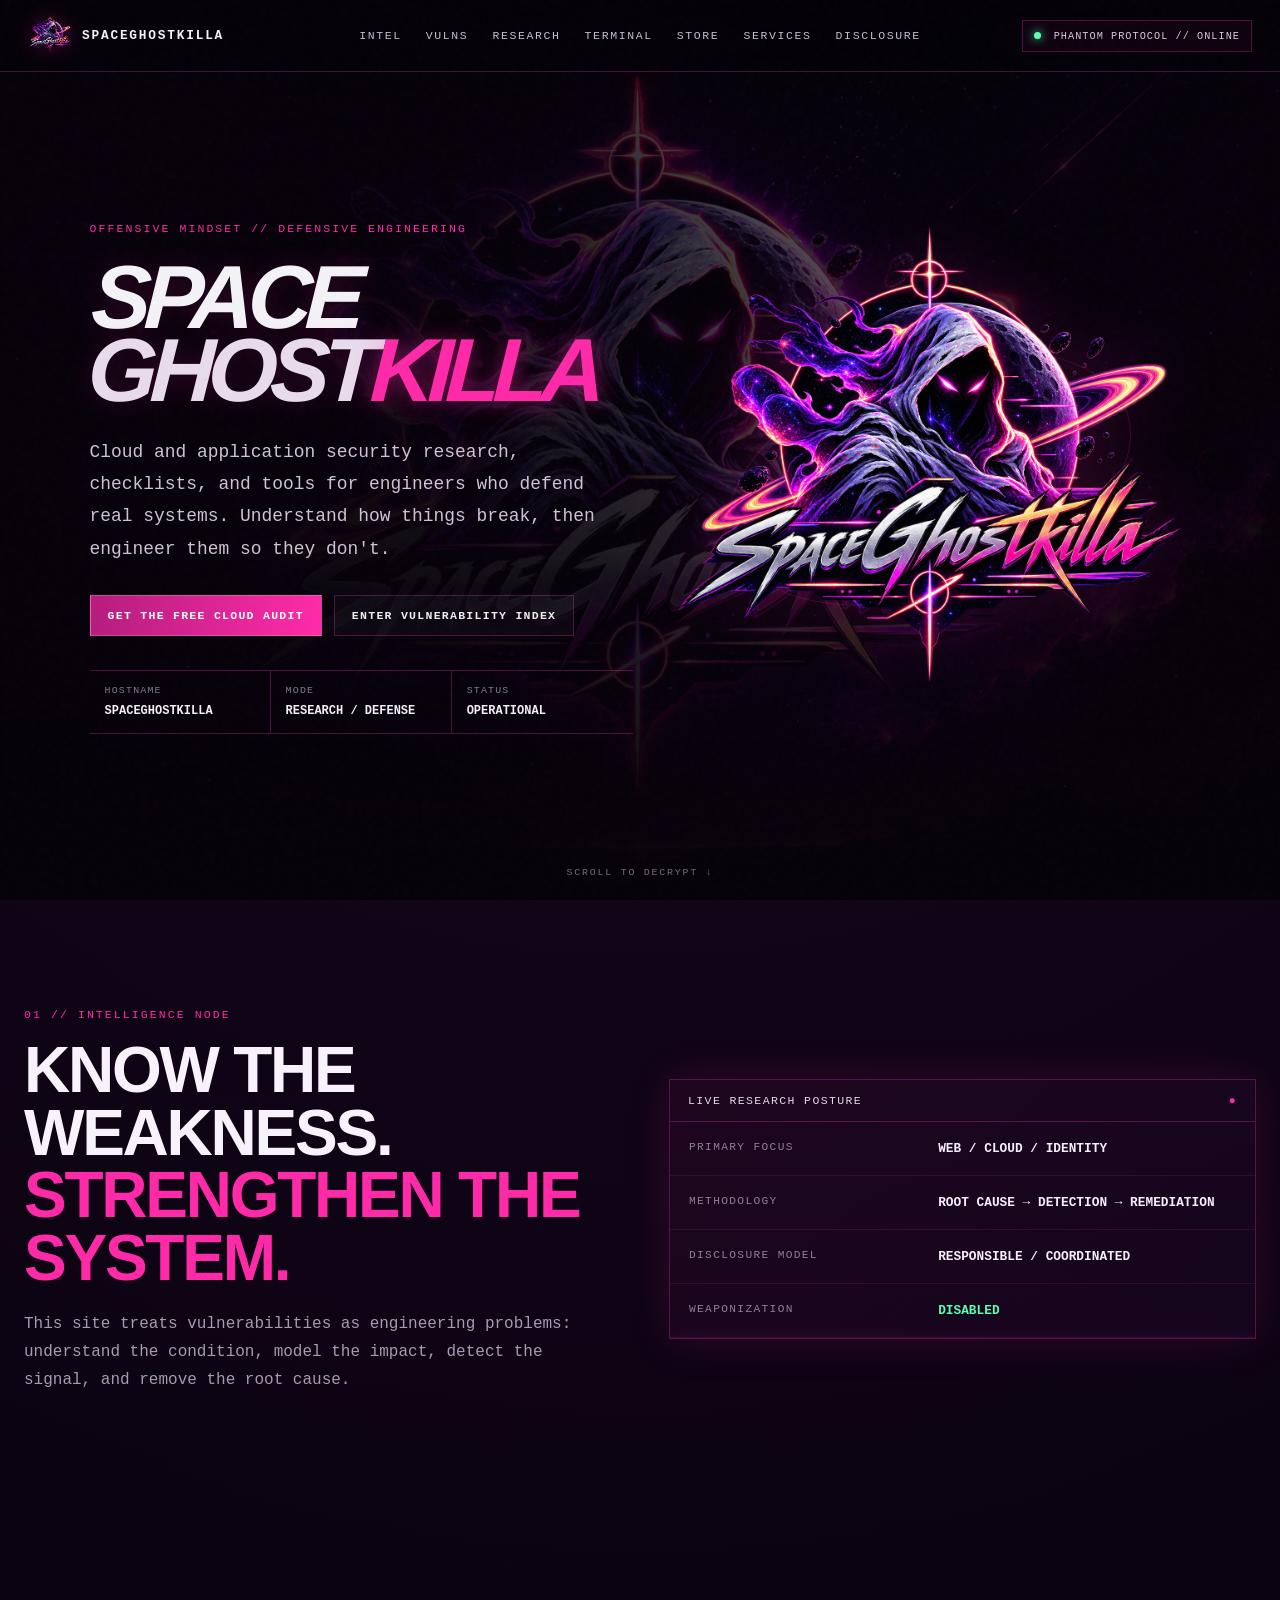
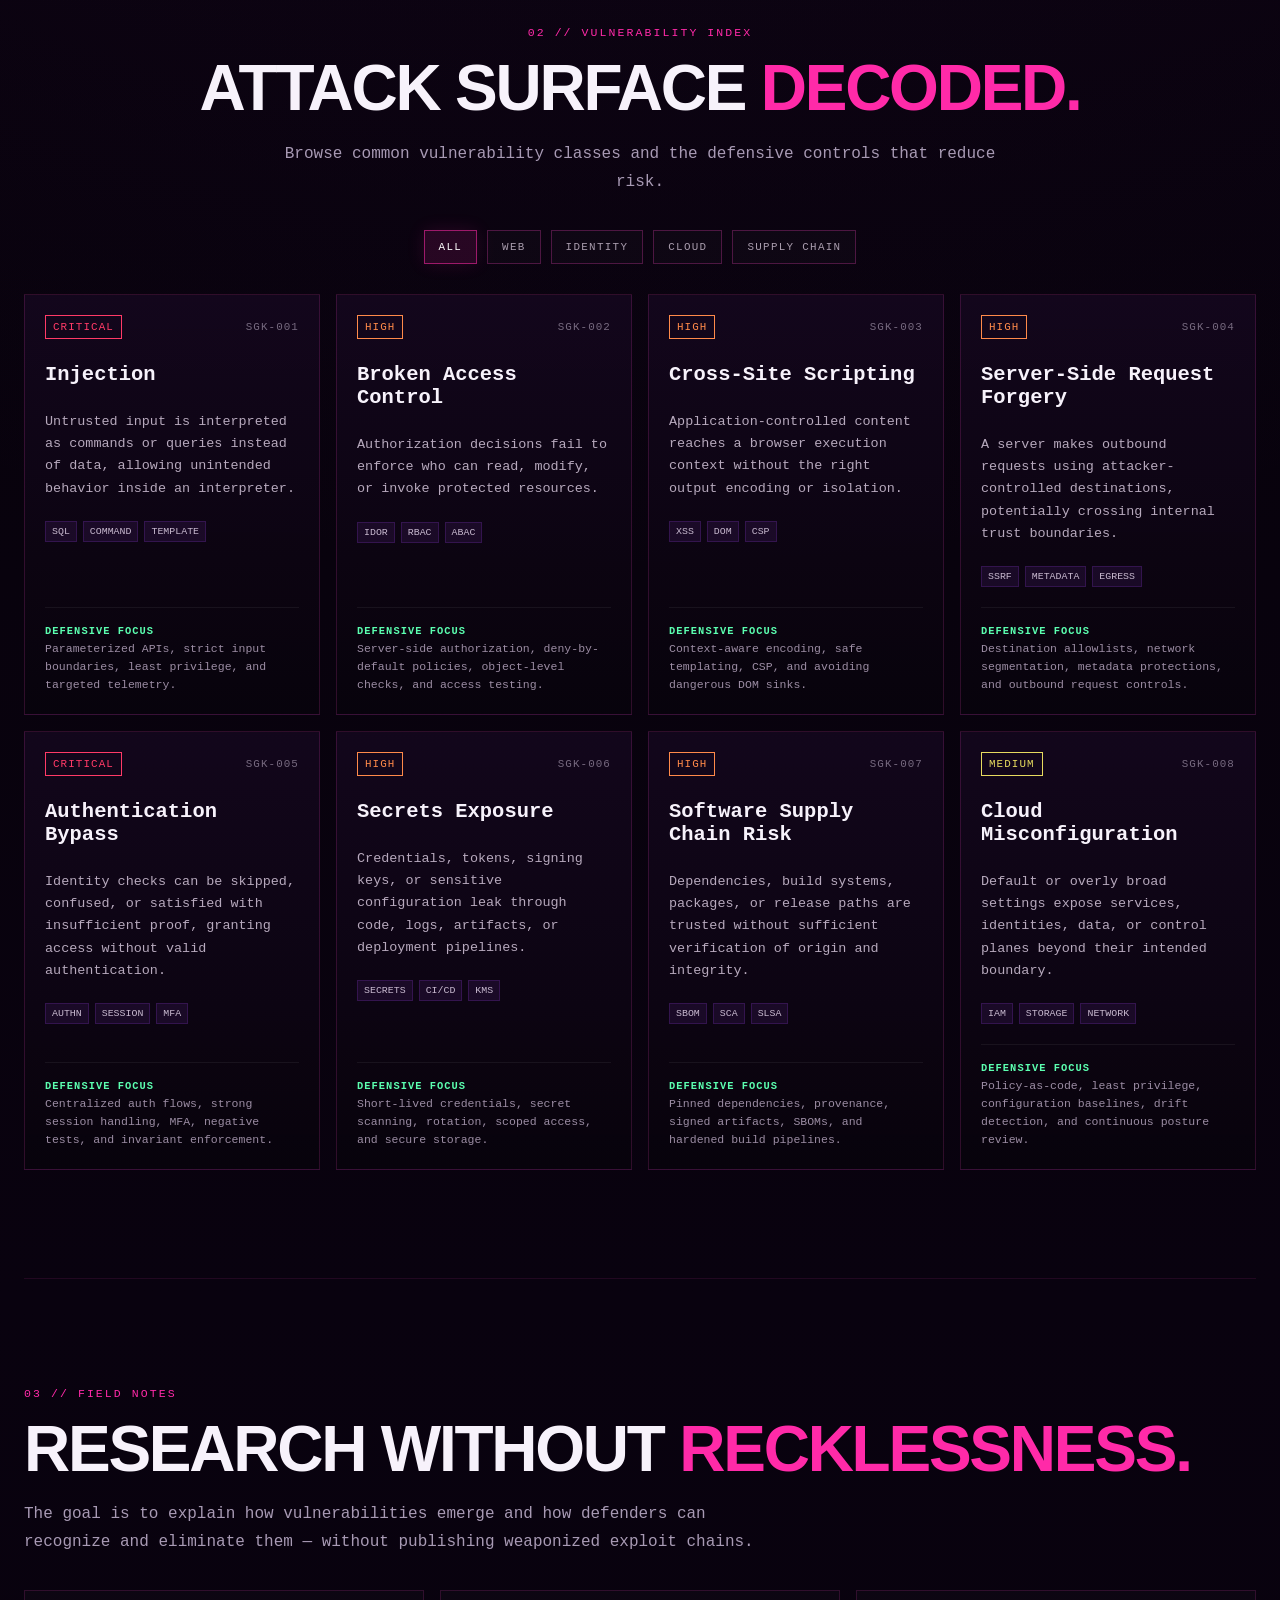
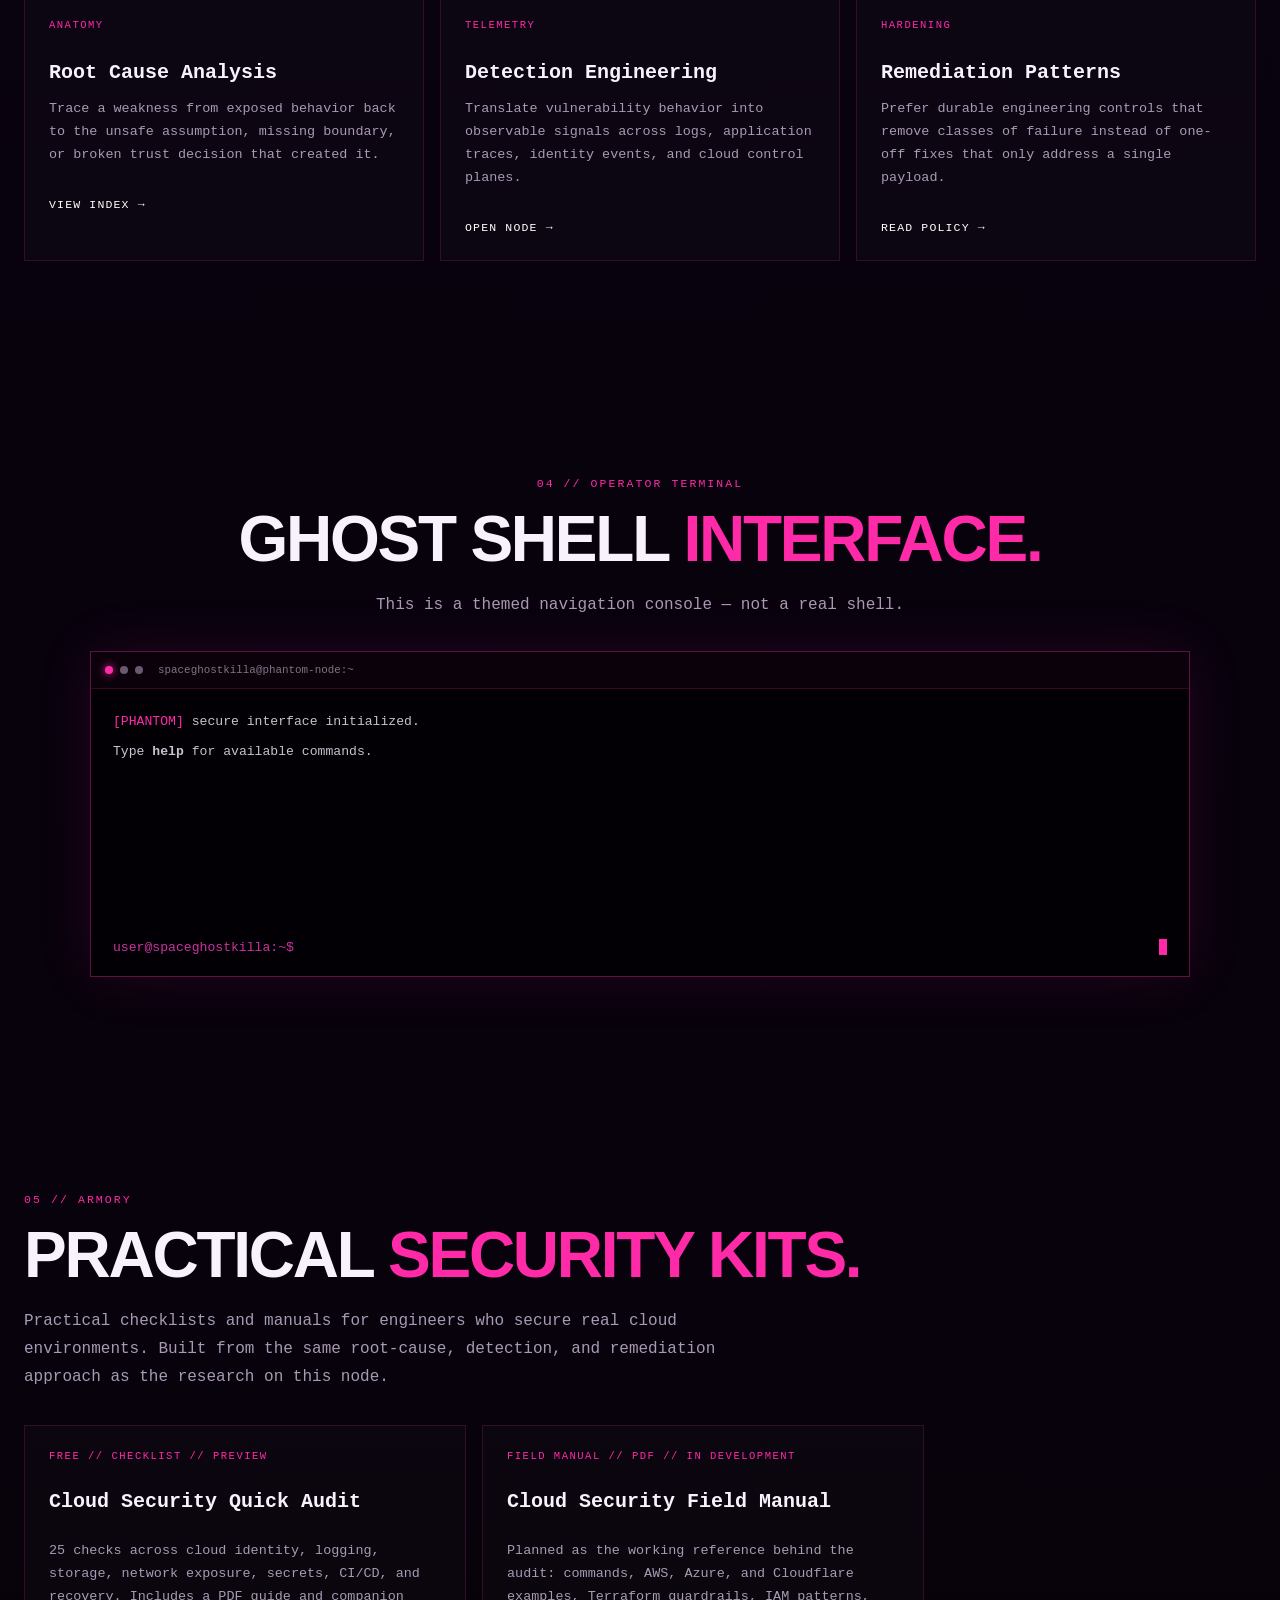
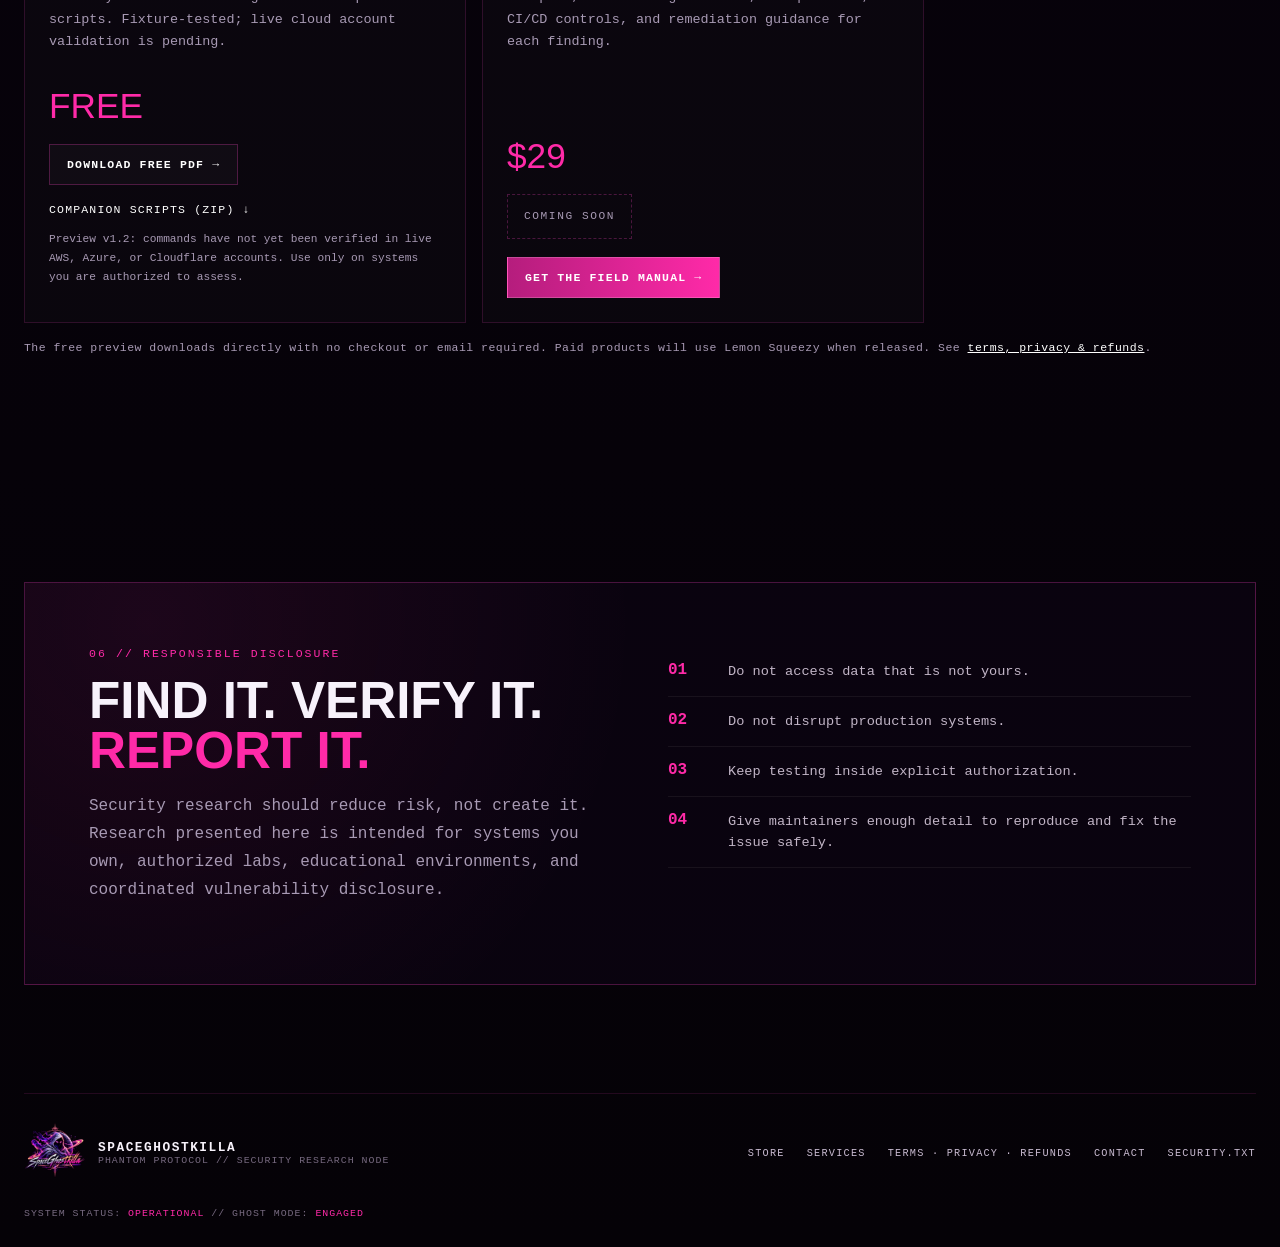
<file: index.html>
<!doctype html>
<html lang="en">
<head>
  <meta charset="utf-8" />
  <meta name="viewport" content="width=device-width, initial-scale=1" />
  <meta name="theme-color" content="#09020f" />
  <meta name="description" content="SpaceGhostkilla — offensive mindset, defensive engineering. Cloud security research, checklists, and tools for engineers who defend real systems." />
  <meta property="og:title" content="SpaceGhostkilla // Phantom Protocol" />
  <meta property="og:description" content="Security research, vulnerability intelligence, defensive engineering, and responsible disclosure." />
  <meta property="og:type" content="website" />
  <meta property="og:url" content="https://spaceghostkilla.com/" />
  <meta property="og:image" content="https://spaceghostkilla.com/assets/spaceghostkilla-wallpaper.png" />
  <meta name="twitter:card" content="summary_large_image" />
  <title>SpaceGhostkilla // Phantom Protocol</title>
  <link rel="canonical" href="https://spaceghostkilla.com/" />
  <link rel="icon" href="assets/favicon.png" type="image/png" />
  <link rel="manifest" href="site.webmanifest" />
  <link rel="stylesheet" href="styles.css" />
</head>
<body>
  <canvas id="starfield" aria-hidden="true"></canvas>
  <div class="noise" aria-hidden="true"></div>

  <header class="topbar">
    <a class="brand" href="#top" aria-label="SpaceGhostkilla home">
      <img src="assets/spaceghostkilla-emblem.png" alt="" />
      <span>SPACEGHOSTKILLA</span>
    </a>
    <button class="nav-toggle" type="button" aria-expanded="false" aria-controls="primary-nav">MENU</button>
    <nav id="primary-nav" class="nav" aria-label="Primary navigation">
      <a href="#intel">INTEL</a>
      <a href="#vulnerabilities">VULNS</a>
      <a href="#research">RESEARCH</a>
      <a href="#terminal">TERMINAL</a>
      <a href="#store">STORE</a>
      <a href="services.html">SERVICES</a>
      <a href="#disclosure">DISCLOSURE</a>
    </nav>
    <div class="status-pill"><span class="status-dot"></span> PHANTOM PROTOCOL // ONLINE</div>
  </header>

  <main id="top">
    <section class="hero">
      <div class="hero-backdrop" aria-hidden="true"></div>
      <div class="hero-grid">
        <div class="hero-copy reveal">
          <div class="eyebrow">OFFENSIVE MINDSET // DEFENSIVE ENGINEERING</div>
          <h1><span class="metal">SPACE</span><span class="ghost">GHOST</span><span class="killa">KILLA</span></h1>
          <p class="hero-lede">Cloud and application security research, checklists, and tools for engineers who defend real systems. Understand how things break, then engineer them so they don't.</p>
          <div class="hero-actions">
            <a class="btn btn-primary" href="#store">GET THE FREE CLOUD AUDIT</a>
            <a class="btn btn-ghost" href="#vulnerabilities">ENTER VULNERABILITY INDEX</a>
          </div>
          <div class="hero-meta">
            <div><span>HOSTNAME</span><strong>SPACEGHOSTKILLA</strong></div>
            <div><span>MODE</span><strong>RESEARCH / DEFENSE</strong></div>
            <div><span>STATUS</span><strong>OPERATIONAL</strong></div>
          </div>
        </div>

        <div class="hero-mark reveal delay-1">
          <div class="orbit orbit-a"></div>
          <div class="orbit orbit-b"></div>
          <img src="assets/spaceghostkilla-emblem.png" alt="SpaceGhostkilla hooded cosmic ghost emblem" />
        </div>
      </div>
      <div class="scroll-cue">SCROLL TO DECRYPT ↓</div>
    </section>

    <section id="intel" class="section section-grid">
      <div class="section-heading reveal">
        <div class="section-code">01 // INTELLIGENCE NODE</div>
        <h2>Know the weakness.<br /><span>Strengthen the system.</span></h2>
        <p>This site treats vulnerabilities as engineering problems: understand the condition, model the impact, detect the signal, and remove the root cause.</p>
      </div>
      <div class="intel-panel reveal delay-1">
        <div class="panel-header"><span>LIVE RESEARCH POSTURE</span><span class="blink">●</span></div>
        <div class="metric"><span>PRIMARY FOCUS</span><strong>WEB / CLOUD / IDENTITY</strong></div>
        <div class="metric"><span>METHODOLOGY</span><strong>ROOT CAUSE → DETECTION → REMEDIATION</strong></div>
        <div class="metric"><span>DISCLOSURE MODEL</span><strong>RESPONSIBLE / COORDINATED</strong></div>
        <div class="metric"><span>WEAPONIZATION</span><strong class="safe">DISABLED</strong></div>
        <div class="scanline"></div>
      </div>
    </section>

    <section id="vulnerabilities" class="section">
      <div class="section-heading centered reveal">
        <div class="section-code">02 // VULNERABILITY INDEX</div>
        <h2>Attack surface <span>decoded.</span></h2>
        <p>Browse common vulnerability classes and the defensive controls that reduce risk.</p>
      </div>

      <div class="filterbar reveal" role="group" aria-label="Filter vulnerability cards">
        <button class="filter active" data-filter="all">ALL</button>
        <button class="filter" data-filter="web">WEB</button>
        <button class="filter" data-filter="identity">IDENTITY</button>
        <button class="filter" data-filter="cloud">CLOUD</button>
        <button class="filter" data-filter="supply">SUPPLY CHAIN</button>
      </div>

      <div class="vuln-grid">
        <article class="vuln-card reveal" data-category="web">
          <div class="card-top"><span class="severity critical">CRITICAL</span><span>SGK-001</span></div>
          <h3>Injection</h3>
          <p>Untrusted input is interpreted as commands or queries instead of data, allowing unintended behavior inside an interpreter.</p>
          <div class="tags"><span>SQL</span><span>COMMAND</span><span>TEMPLATE</span></div>
          <div class="defense"><b>DEFENSIVE FOCUS</b><br />Parameterized APIs, strict input boundaries, least privilege, and targeted telemetry.</div>
        </article>

        <article class="vuln-card reveal delay-1" data-category="web identity">
          <div class="card-top"><span class="severity high">HIGH</span><span>SGK-002</span></div>
          <h3>Broken Access Control</h3>
          <p>Authorization decisions fail to enforce who can read, modify, or invoke protected resources.</p>
          <div class="tags"><span>IDOR</span><span>RBAC</span><span>ABAC</span></div>
          <div class="defense"><b>DEFENSIVE FOCUS</b><br />Server-side authorization, deny-by-default policies, object-level checks, and access testing.</div>
        </article>

        <article class="vuln-card reveal delay-2" data-category="web">
          <div class="card-top"><span class="severity high">HIGH</span><span>SGK-003</span></div>
          <h3>Cross-Site Scripting</h3>
          <p>Application-controlled content reaches a browser execution context without the right output encoding or isolation.</p>
          <div class="tags"><span>XSS</span><span>DOM</span><span>CSP</span></div>
          <div class="defense"><b>DEFENSIVE FOCUS</b><br />Context-aware encoding, safe templating, CSP, and avoiding dangerous DOM sinks.</div>
        </article>

        <article class="vuln-card reveal" data-category="cloud web">
          <div class="card-top"><span class="severity high">HIGH</span><span>SGK-004</span></div>
          <h3>Server-Side Request Forgery</h3>
          <p>A server makes outbound requests using attacker-controlled destinations, potentially crossing internal trust boundaries.</p>
          <div class="tags"><span>SSRF</span><span>METADATA</span><span>EGRESS</span></div>
          <div class="defense"><b>DEFENSIVE FOCUS</b><br />Destination allowlists, network segmentation, metadata protections, and outbound request controls.</div>
        </article>

        <article class="vuln-card reveal delay-1" data-category="identity">
          <div class="card-top"><span class="severity critical">CRITICAL</span><span>SGK-005</span></div>
          <h3>Authentication Bypass</h3>
          <p>Identity checks can be skipped, confused, or satisfied with insufficient proof, granting access without valid authentication.</p>
          <div class="tags"><span>AUTHN</span><span>SESSION</span><span>MFA</span></div>
          <div class="defense"><b>DEFENSIVE FOCUS</b><br />Centralized auth flows, strong session handling, MFA, negative tests, and invariant enforcement.</div>
        </article>

        <article class="vuln-card reveal delay-2" data-category="cloud supply">
          <div class="card-top"><span class="severity high">HIGH</span><span>SGK-006</span></div>
          <h3>Secrets Exposure</h3>
          <p>Credentials, tokens, signing keys, or sensitive configuration leak through code, logs, artifacts, or deployment pipelines.</p>
          <div class="tags"><span>SECRETS</span><span>CI/CD</span><span>KMS</span></div>
          <div class="defense"><b>DEFENSIVE FOCUS</b><br />Short-lived credentials, secret scanning, rotation, scoped access, and secure storage.</div>
        </article>

        <article class="vuln-card reveal" data-category="supply">
          <div class="card-top"><span class="severity high">HIGH</span><span>SGK-007</span></div>
          <h3>Software Supply Chain Risk</h3>
          <p>Dependencies, build systems, packages, or release paths are trusted without sufficient verification of origin and integrity.</p>
          <div class="tags"><span>SBOM</span><span>SCA</span><span>SLSA</span></div>
          <div class="defense"><b>DEFENSIVE FOCUS</b><br />Pinned dependencies, provenance, signed artifacts, SBOMs, and hardened build pipelines.</div>
        </article>

        <article class="vuln-card reveal delay-1" data-category="cloud identity">
          <div class="card-top"><span class="severity medium">MEDIUM</span><span>SGK-008</span></div>
          <h3>Cloud Misconfiguration</h3>
          <p>Default or overly broad settings expose services, identities, data, or control planes beyond their intended boundary.</p>
          <div class="tags"><span>IAM</span><span>STORAGE</span><span>NETWORK</span></div>
          <div class="defense"><b>DEFENSIVE FOCUS</b><br />Policy-as-code, least privilege, configuration baselines, drift detection, and continuous posture review.</div>
        </article>
      </div>
    </section>

    <section id="research" class="section research-section">
      <div class="section-heading reveal">
        <div class="section-code">03 // FIELD NOTES</div>
        <h2>Research without <span>recklessness.</span></h2>
        <p>The goal is to explain how vulnerabilities emerge and how defenders can recognize and eliminate them — without publishing weaponized exploit chains.</p>
      </div>
      <div class="research-grid">
        <article class="research-card reveal delay-1">
          <span>ANATOMY</span>
          <h3>Root Cause Analysis</h3>
          <p>Trace a weakness from exposed behavior back to the unsafe assumption, missing boundary, or broken trust decision that created it.</p>
          <a href="#vulnerabilities">VIEW INDEX →</a>
        </article>
        <article class="research-card reveal delay-2">
          <span>TELEMETRY</span>
          <h3>Detection Engineering</h3>
          <p>Translate vulnerability behavior into observable signals across logs, application traces, identity events, and cloud control planes.</p>
          <a href="#terminal">OPEN NODE →</a>
        </article>
        <article class="research-card reveal">
          <span>HARDENING</span>
          <h3>Remediation Patterns</h3>
          <p>Prefer durable engineering controls that remove classes of failure instead of one-off fixes that only address a single payload.</p>
          <a href="#disclosure">READ POLICY →</a>
        </article>
      </div>
    </section>

    <section id="terminal" class="section terminal-section">
      <div class="section-heading centered reveal">
        <div class="section-code">04 // OPERATOR TERMINAL</div>
        <h2>Ghost shell <span>interface.</span></h2>
        <p>This is a themed navigation console — not a real shell.</p>
      </div>
      <div class="terminal reveal">
        <div class="terminal-bar">
          <span class="term-dot"></span><span class="term-dot"></span><span class="term-dot"></span>
          <span class="term-title">spaceghostkilla@phantom-node:~</span>
        </div>
        <div id="terminal-output" class="terminal-output" aria-live="polite">
          <p><span class="prompt">[PHANTOM]</span> secure interface initialized.</p>
          <p>Type <b>help</b> for available commands.</p>
        </div>
        <form id="terminal-form" class="terminal-input-row" autocomplete="off">
          <label for="terminal-input">user@spaceghostkilla:~$</label>
          <input id="terminal-input" name="command" spellcheck="false" aria-label="Terminal command" />
          <span class="cursor-block" aria-hidden="true"></span>
        </form>
      </div>
    </section>

    <section id="store" class="section store-section">
      <div class="section-heading reveal">
        <div class="section-code">05 // ARMORY</div>
        <h2>Practical <span>security kits.</span></h2>
        <p>Practical checklists and manuals for engineers who secure real cloud environments. Built from the same root-cause, detection, and remediation approach as the research on this node.</p>
      </div>
      <div class="research-grid store-grid">
        <article class="research-card product-card reveal delay-1">
          <span>FREE // CHECKLIST // PREVIEW</span>
          <h3>Cloud Security Quick Audit</h3>
          <p>25 checks across cloud identity, logging, storage, network exposure, secrets, CI/CD, and recovery. Includes a PDF guide and companion scripts. Fixture-tested; live cloud account validation is pending.</p>
          <div class="price">FREE</div>
          <div class="download-actions">
            <a class="btn btn-ghost" href="assets/downloads/SpaceGhostKilla-Cloud-Security-Quick-Audit-v1.2.pdf" download>DOWNLOAD FREE PDF →</a>
            <a class="download-secondary" href="assets/downloads/sgk-quick-audit-v1.2.zip" download>COMPANION SCRIPTS (ZIP) ↓</a>
          </div>
          <p class="preview-note">Preview v1.2: commands have not yet been verified in live AWS, Azure, or Cloudflare accounts. Use only on systems you are authorized to assess.</p>
        </article>
        <article class="research-card product-card reveal delay-2">
          <span>FIELD MANUAL // PDF // IN DEVELOPMENT</span>
          <h3>Cloud Security Field Manual</h3>
          <p>Planned as the working reference behind the audit: commands, AWS, Azure, and Cloudflare examples, Terraform guardrails, IAM patterns, CI/CD controls, and remediation guidance for each finding.</p>
          <div class="price">$29</div>
          <p class="release-state" data-pending="field-manual">COMING SOON</p>
          <a class="btn btn-primary" data-checkout="field-manual" hidden>GET THE FIELD MANUAL →</a>
        </article>
      </div>
      <p class="store-note">The free preview downloads directly with no checkout or email required. Paid products will use Lemon Squeezy when released. See <a href="legal.html">terms, privacy &amp; refunds</a>.</p>
    </section>

    <section id="disclosure" class="section disclosure-section">
      <div class="disclosure-card reveal">
        <div>
          <div class="section-code">06 // RESPONSIBLE DISCLOSURE</div>
          <h2>Find it. Verify it. <span>Report it.</span></h2>
          <p>Security research should reduce risk, not create it. Research presented here is intended for systems you own, authorized labs, educational environments, and coordinated vulnerability disclosure.</p>
        </div>
        <div class="rules">
          <div><span>01</span><p>Do not access data that is not yours.</p></div>
          <div><span>02</span><p>Do not disrupt production systems.</p></div>
          <div><span>03</span><p>Keep testing inside explicit authorization.</p></div>
          <div><span>04</span><p>Give maintainers enough detail to reproduce and fix the issue safely.</p></div>
        </div>
      </div>
    </section>
  </main>

  <footer>
    <div class="footer-brand">
      <img src="assets/spaceghostkilla-emblem.png" alt="" />
      <div><strong>SPACEGHOSTKILLA</strong><span>PHANTOM PROTOCOL // SECURITY RESEARCH NODE</span></div>
    </div>
    <nav class="footer-links" aria-label="Footer">
      <a href="#store">STORE</a>
      <a href="services.html">SERVICES</a>
      <a href="legal.html">TERMS · PRIVACY · REFUNDS</a>
      <a href="legal.html#contact">CONTACT</a>
      <a href=".well-known/security.txt">SECURITY.TXT</a>
    </nav>
    <div class="footer-meta">SYSTEM STATUS: <span>OPERATIONAL</span> // GHOST MODE: <span>ENGAGED</span></div>
  </footer>

  <script src="script.js"></script>
  <!-- Cloudflare Web Analytics (cookieless) -->
  <script type='module' src='https://static.cloudflareinsights.com/beacon.min.js' data-cf-beacon='{"token": "6e7194b72e3849e5b0b5a28407ff3a63"}'></script>
</body>
</html>
</file>
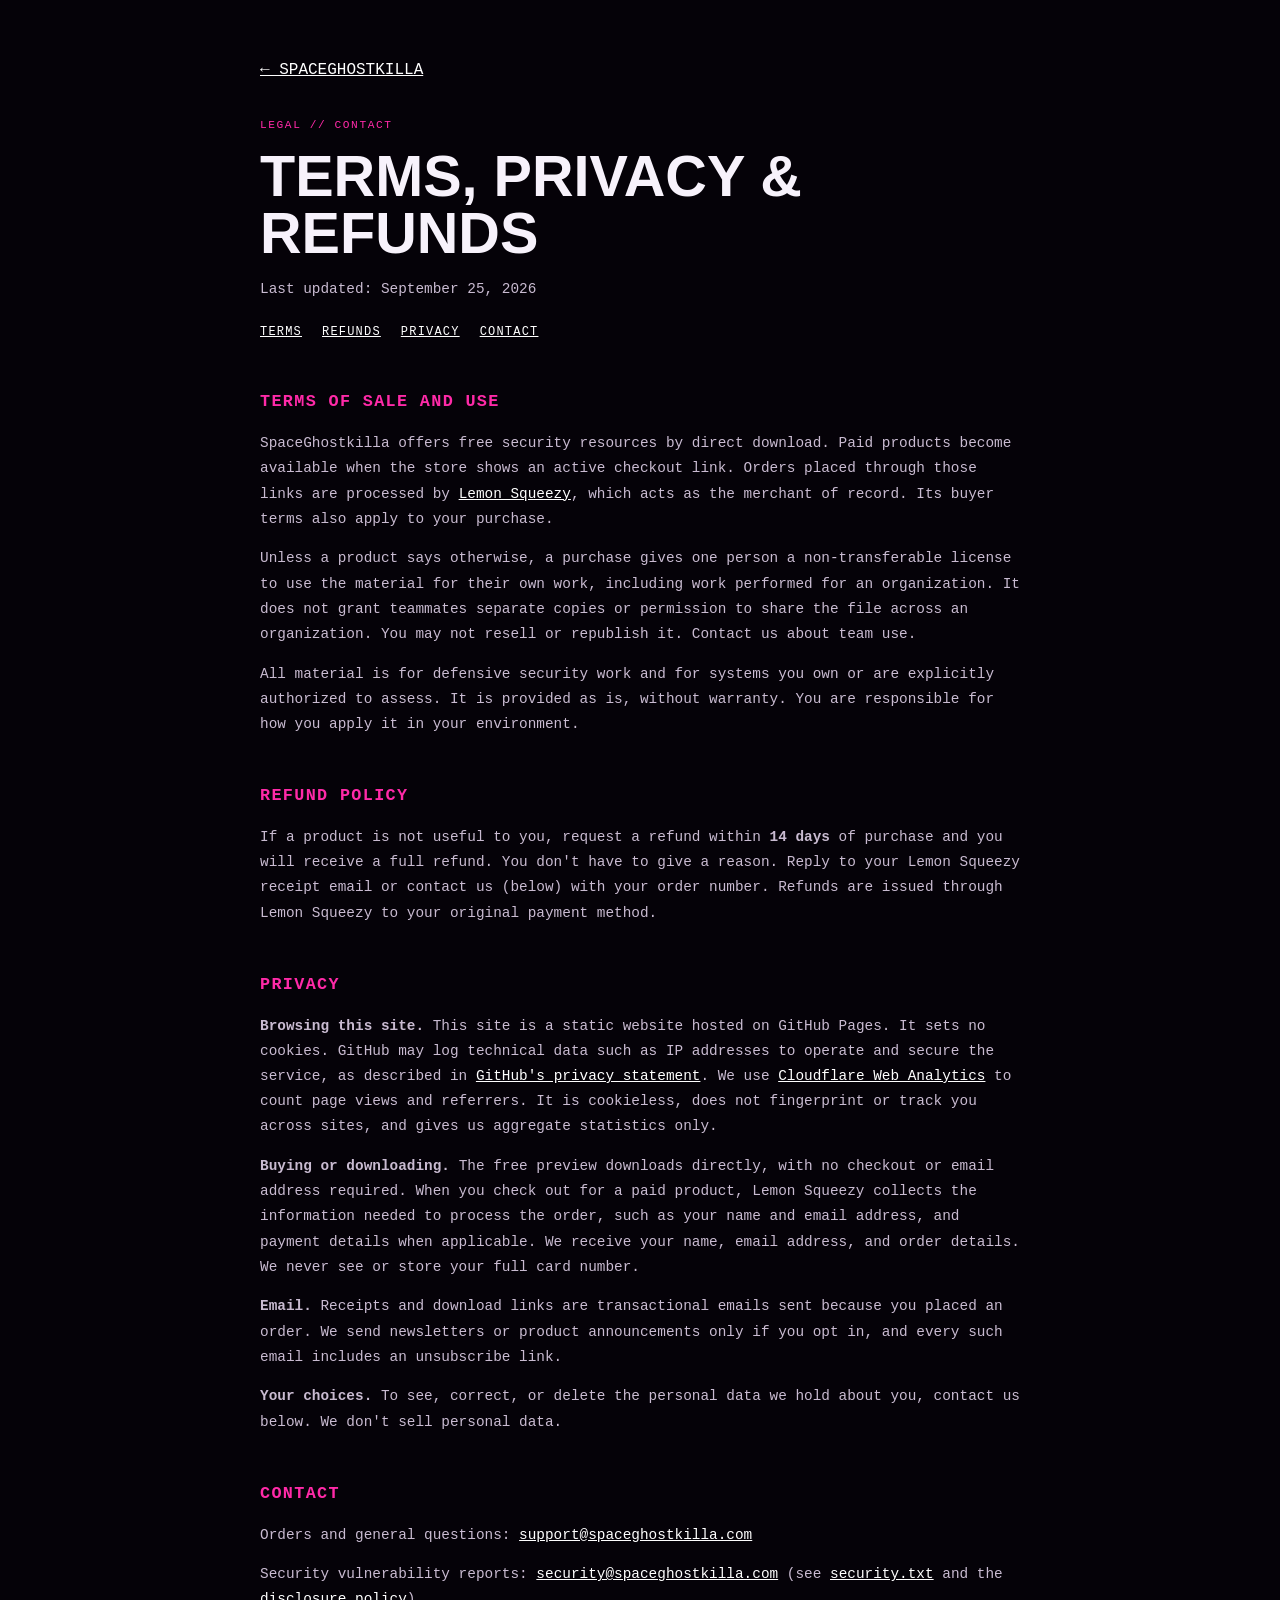
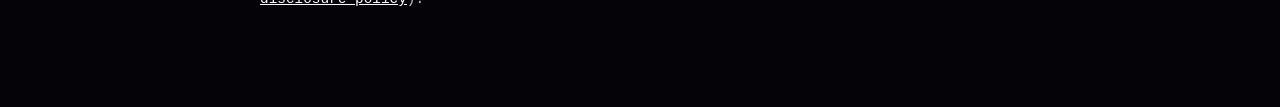
<file: legal.html>
<!doctype html>
<html lang="en">
<head>
  <meta charset="utf-8" />
  <meta name="viewport" content="width=device-width, initial-scale=1" />
  <meta name="description" content="SpaceGhostkilla terms, privacy, refund policy, and contact details." />
  <title>Terms, Privacy &amp; Refunds // SpaceGhostkilla</title>
  <link rel="canonical" href="https://spaceghostkilla.com/legal.html" />
  <link rel="icon" href="assets/favicon.png" type="image/png" />
  <style>
    body { margin: 0; background: #050208; color: #f7f2fb; font-family: ui-monospace, SFMono-Regular, Menlo, Consolas, "Liberation Mono", monospace; line-height: 1.75; }
    main { max-width: 760px; margin: 0 auto; padding: 56px 20px 80px; }
    .code { color: #ff2aa8; font-size: .7rem; letter-spacing: .14em; }
    h1 { font-family: Impact, Haettenschweiler, "Arial Narrow Bold", sans-serif; text-transform: uppercase; font-size: clamp(2.2rem, 7vw, 3.6rem); line-height: 1; margin: 12px 0 8px; }
    h2 { font-size: 1.05rem; letter-spacing: .08em; text-transform: uppercase; color: #ff2aa8; margin: 44px 0 8px; }
    p, li { color: #c9bbd1; font-size: .9rem; }
    a { color: #fff; }
    nav { font-size: .75rem; letter-spacing: .1em; display: flex; flex-wrap: wrap; gap: 8px 20px; margin: 20px 0 8px; }
    a:focus-visible { outline: 2px solid #ff2aa8; outline-offset: 3px; }
  </style>
</head>
<body>
  <main>
    <a href="./">← SPACEGHOSTKILLA</a>
    <div class="code" style="margin-top:32px">LEGAL // CONTACT</div>
    <h1>Terms, Privacy &amp; Refunds</h1>
    <p>Last updated: September 25, 2026</p>
    <nav aria-label="On this page">
      <a href="#terms">TERMS</a><a href="#refunds">REFUNDS</a><a href="#privacy">PRIVACY</a><a href="#contact">CONTACT</a>
    </nav>

    <h2 id="terms">Terms of sale and use</h2>
    <p>SpaceGhostkilla offers free security resources by direct download. Paid products become available when the store shows an active checkout link. Orders placed through those links are processed by <a href="https://www.lemonsqueezy.com/" rel="noopener">Lemon Squeezy</a>, which acts as the merchant of record. Its buyer terms also apply to your purchase.</p>
    <p>Unless a product says otherwise, a purchase gives one person a non-transferable license to use the material for their own work, including work performed for an organization. It does not grant teammates separate copies or permission to share the file across an organization. You may not resell or republish it. Contact us about team use.</p>
    <p>All material is for defensive security work and for systems you own or are explicitly authorized to assess. It is provided as is, without warranty. You are responsible for how you apply it in your environment.</p>

    <h2 id="refunds">Refund policy</h2>
    <p>If a product is not useful to you, request a refund within <strong>14 days</strong> of purchase and you will receive a full refund. You don't have to give a reason. Reply to your Lemon Squeezy receipt email or contact us (below) with your order number. Refunds are issued through Lemon Squeezy to your original payment method.</p>

    <h2 id="privacy">Privacy</h2>
    <p><strong>Browsing this site.</strong> This site is a static website hosted on GitHub Pages. It sets no cookies. GitHub may log technical data such as IP addresses to operate and secure the service, as described in <a href="https://docs.github.com/en/site-policy/privacy-policies/github-general-privacy-statement" rel="noopener">GitHub's privacy statement</a>. We use <a href="https://www.cloudflare.com/web-analytics/" rel="noopener">Cloudflare Web Analytics</a> to count page views and referrers. It is cookieless, does not fingerprint or track you across sites, and gives us aggregate statistics only.</p>
    <p><strong>Buying or downloading.</strong> The free preview downloads directly, with no checkout or email address required. When you check out for a paid product, Lemon Squeezy collects the information needed to process the order, such as your name and email address, and payment details when applicable. We receive your name, email address, and order details. We never see or store your full card number.</p>
    <p><strong>Email.</strong> Receipts and download links are transactional emails sent because you placed an order. We send newsletters or product announcements only if you opt in, and every such email includes an unsubscribe link.</p>
    <p><strong>Your choices.</strong> To see, correct, or delete the personal data we hold about you, contact us below. We don't sell personal data.</p>

    <h2 id="contact">Contact</h2>
    <p>Orders and general questions: <a href="mailto:support@spaceghostkilla.com">support@spaceghostkilla.com</a></p>
    <p>Security vulnerability reports: <a href="mailto:security@spaceghostkilla.com">security@spaceghostkilla.com</a> (see <a href=".well-known/security.txt">security.txt</a> and the <a href="./#disclosure">disclosure policy</a>).</p>
  </main>
  <!-- Cloudflare Web Analytics (cookieless) -->
  <script type='module' src='https://static.cloudflareinsights.com/beacon.min.js' data-cf-beacon='{"token": "6e7194b72e3849e5b0b5a28407ff3a63"}'></script>
</body>
</html>
</file>
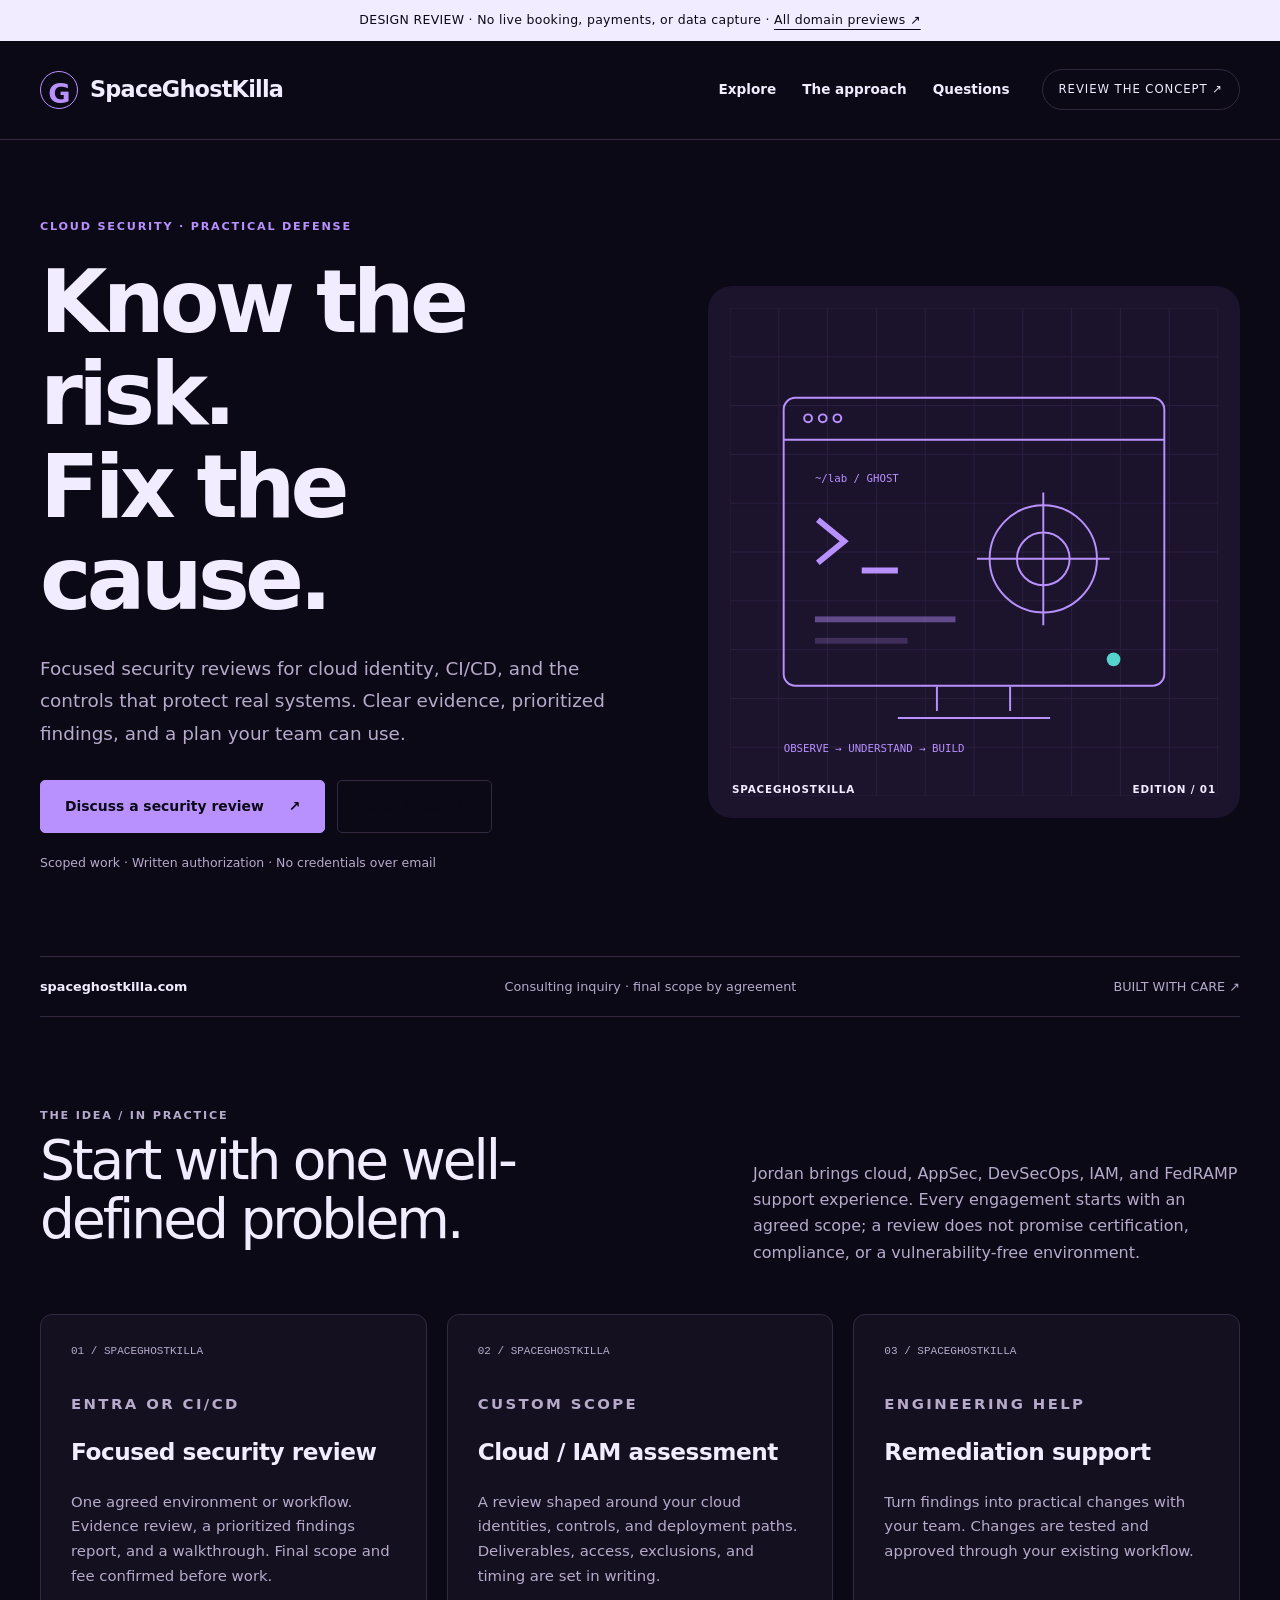
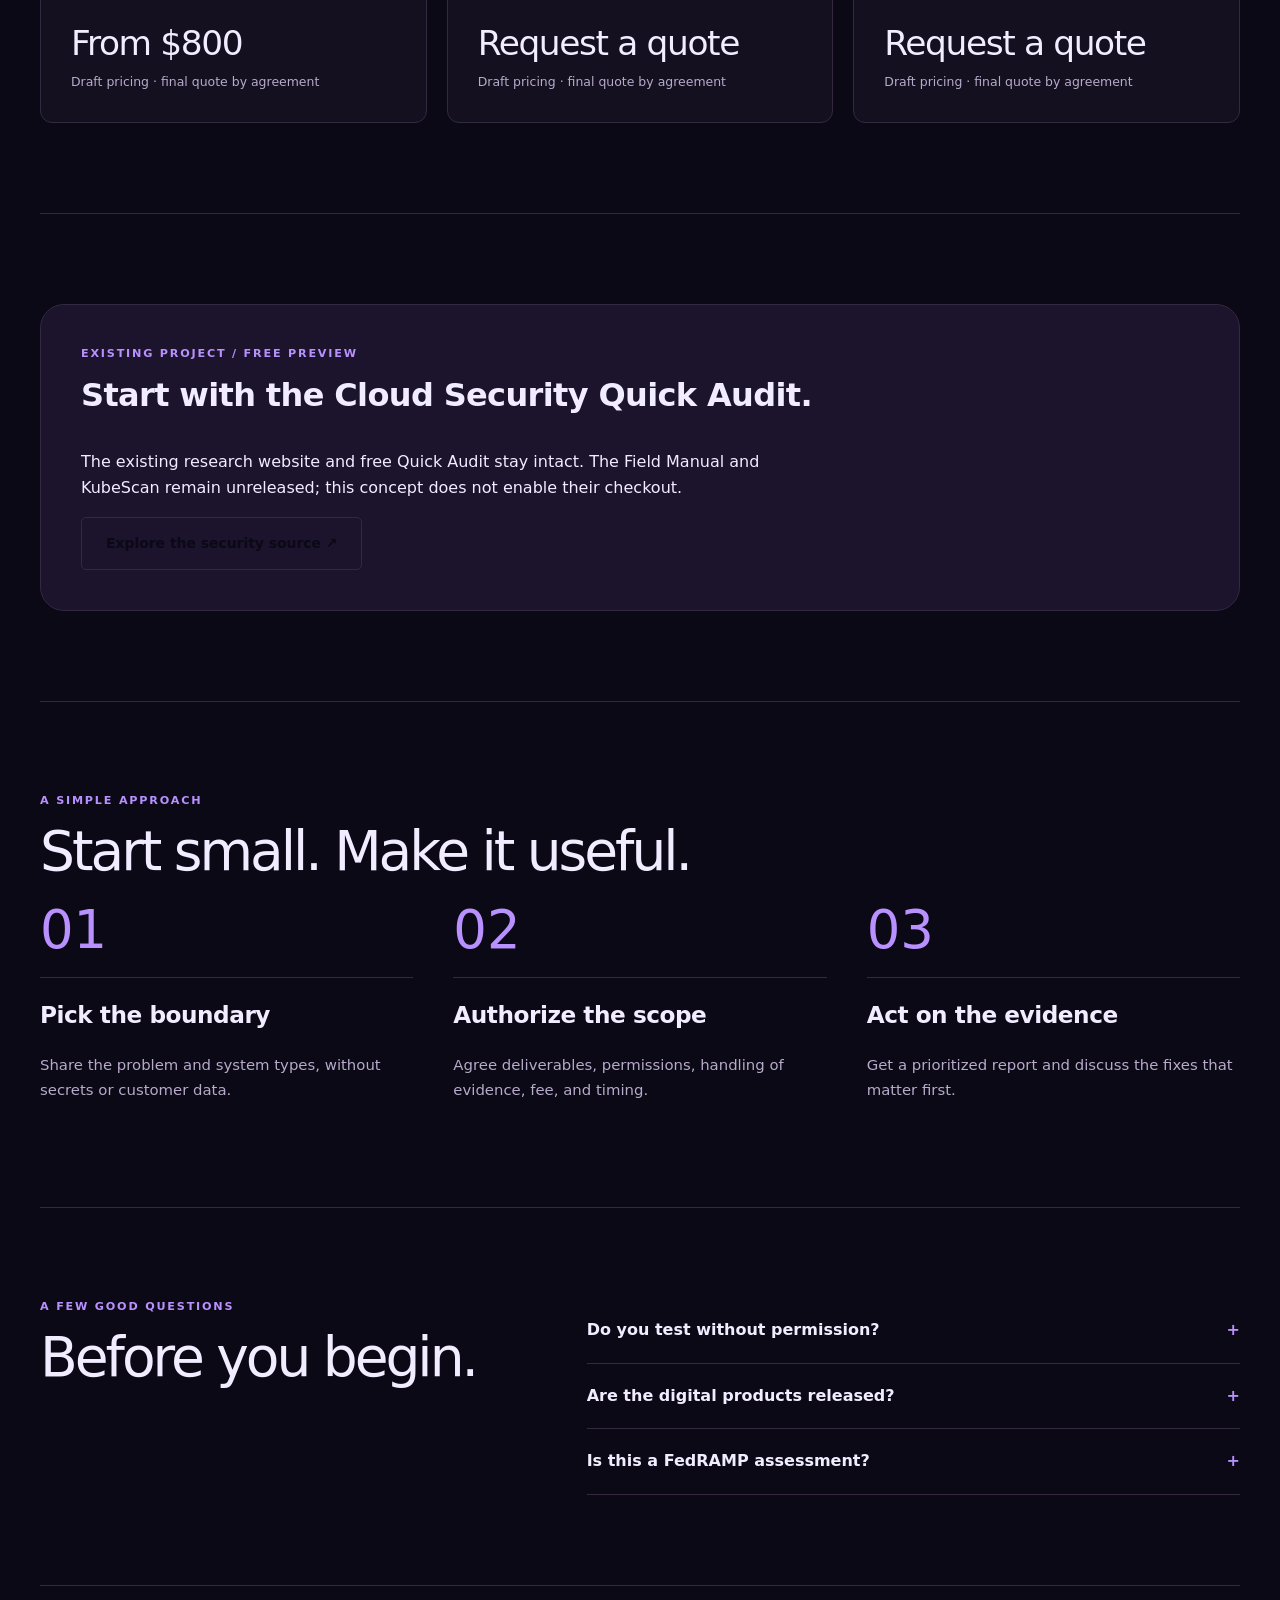
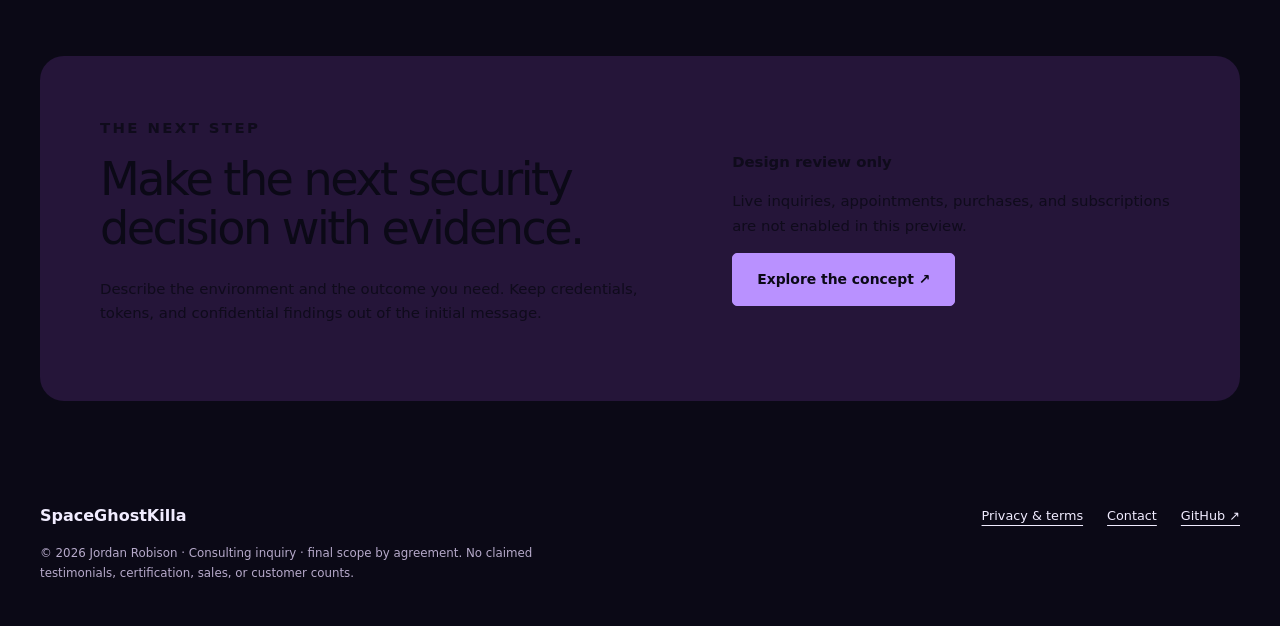
<file: services.html>
<!doctype html>
<html lang="en"><head><meta charset="utf-8"><meta name="viewport" content="width=device-width,initial-scale=1"><meta http-equiv="Content-Security-Policy" content="default-src 'none'; script-src 'self'; style-src 'self'; img-src 'self'; font-src 'self'; connect-src 'none'; frame-src 'none'; object-src 'none'; base-uri 'none'; form-action 'none'"><meta name="referrer" content="strict-origin-when-cross-origin"><meta name="description" content="Focused security reviews for cloud identity, CI/CD, and the controls that protect real systems. Clear evidence, prioritized findings, and a plan your team can use."><meta name="robots" content="noindex,nofollow"><meta property="og:title" content="SpaceGhostKilla — Cloud Security · Practical Defense"><meta property="og:type" content="website"><title>SpaceGhostKilla — Cloud Security · Practical Defense</title><link rel="icon" href="service-assets/favicon.svg" type="image/svg+xml"><link rel="stylesheet" href="service-assets/site.css"></head>
<body class="ghost "><div class="preview">DESIGN REVIEW · No live booking, payments, or data capture · <a href="https://ill.network/review.html">All domain previews ↗</a></div><a class="skip" href="#main">Skip to content</a><header><div class="shell nav"><a class="brand" href="index.html"><span class="brandmark" aria-hidden="true">G</span>SpaceGhostKilla</a><nav class="navlinks" aria-label="Main navigation"><a href="#explore">Explore</a><a href="#how">The approach</a><a href="#questions">Questions</a></nav><a class="navend" href="#contact">Review the concept ↗</a></div></header><main id="main" class="shell"><section class="hero"><div><p class="kicker">CLOUD SECURITY · PRACTICAL DEFENSE</p><h1>Know the risk.<br>Fix the cause.</h1><p class="lede">Focused security reviews for cloud identity, CI/CD, and the controls that protect real systems. Clear evidence, prioritized findings, and a plan your team can use.</p><div class="actions"><a class="button" href="#contact">Discuss a security review <span aria-hidden="true">↗</span></a><a class="button secondary" href="#explore">Take a look ↓</a></div><p class="micro">Scoped work · Written authorization · No credentials over email</p></div><div class="hero-art"><img src="service-assets/hero.svg" alt="" width="500" height="500"><div class="artcaption"><span>SpaceGhostKilla</span><span>EDITION / 01</span></div></div></section><div class="ribbon"><b>spaceghostkilla.com</b><span>Consulting inquiry · final scope by agreement</span><span>BUILT WITH CARE ↗</span></div><section class="section" id="explore"><div class="section-head"><div><p class="kicker">THE IDEA / IN PRACTICE</p><h2>Start with one well-defined problem.</h2></div><p>Jordan brings cloud, AppSec, DevSecOps, IAM, and FedRAMP support experience. Every engagement starts with an agreed scope; a review does not promise certification, compliance, or a vulnerability-free environment.</p></div><div class="cards"><article class="card"><span class="serial">01 / SPACEGHOSTKILLA</span><p class="label">ENTRA OR CI/CD</p><h3>Focused security review</h3><p>One agreed environment or workflow. Evidence review, a prioritized findings report, and a walkthrough. Final scope and fee confirmed before work.</p><div class="price">From $800</div><div class="micro">Draft pricing · final quote by agreement</div></article><article class="card"><span class="serial">02 / SPACEGHOSTKILLA</span><p class="label">CUSTOM SCOPE</p><h3>Cloud / IAM assessment</h3><p>A review shaped around your cloud identities, controls, and deployment paths. Deliverables, access, exclusions, and timing are set in writing.</p><div class="price">Request a quote</div><div class="micro">Draft pricing · final quote by agreement</div></article><article class="card"><span class="serial">03 / SPACEGHOSTKILLA</span><p class="label">ENGINEERING HELP</p><h3>Remediation support</h3><p>Turn findings into practical changes with your team. Changes are tested and approved through your existing workflow.</p><div class="price">Request a quote</div><div class="micro">Draft pricing · final quote by agreement</div></article></div></section><section class="section"><div class="tool"><p class="kicker">EXISTING PROJECT / FREE PREVIEW</p><h3>Start with the Cloud Security Quick Audit.</h3><p>The existing research website and free Quick Audit stay intact. The Field Manual and KubeScan remain unreleased; this concept does not enable their checkout.</p><a class="button secondary" href="https://github.com/jordanistan/spaceghostkilla">Explore the security source ↗</a></div></section><section class="section" id="how"><p class="kicker">A SIMPLE APPROACH</p><h2>Start small. Make it useful.</h2><div class="steps"><article class="step"><div class="number">01</div><h3>Pick the boundary</h3><p>Share the problem and system types, without secrets or customer data.</p></article><article class="step"><div class="number">02</div><h3>Authorize the scope</h3><p>Agree deliverables, permissions, handling of evidence, fee, and timing.</p></article><article class="step"><div class="number">03</div><h3>Act on the evidence</h3><p>Get a prioritized report and discuss the fixes that matter first.</p></article></div></section><section class="section faq" id="questions"><div><p class="kicker">A FEW GOOD QUESTIONS</p><h2>Before you begin.</h2></div><div><details><summary>Do you test without permission?</summary><p>No. Assessment work requires written authorization and stays within its scope.</p></details><details><summary>Are the digital products released?</summary><p>The Quick Audit is a free preview. The Field Manual and KubeScan remain unreleased until their release criteria are met.</p></details><details><summary>Is this a FedRAMP assessment?</summary><p>No. Support and engineering experience do not imply accredited assessment status or a certification service.</p></details></div></section><section class="contact" id="contact"><div><p class="kicker">THE NEXT STEP</p><h2>Make the next security decision with evidence.</h2><p>Describe the environment and the outcome you need. Keep credentials, tokens, and confidential findings out of the initial message.</p></div><div><p><strong>Design review only</strong></p><p>Live inquiries, appointments, purchases, and subscriptions are not enabled in this preview.</p><a class="button" href="#explore">Explore the concept ↗</a></div></section></main><footer class="shell footer"><div class="footerline"><strong>SpaceGhostKilla</strong><nav class="footlinks" aria-label="Footer"><a href="legal.html">Privacy & terms</a><a href="#contact">Contact</a><a href="https://github.com/jordanistan">GitHub ↗</a></nav></div><p>© 2026 Jordan Robison · Consulting inquiry · final scope by agreement. No claimed testimonials, certification, sales, or customer counts.</p></footer><script src="service-assets/site.js" defer></script></body></html>
</file>
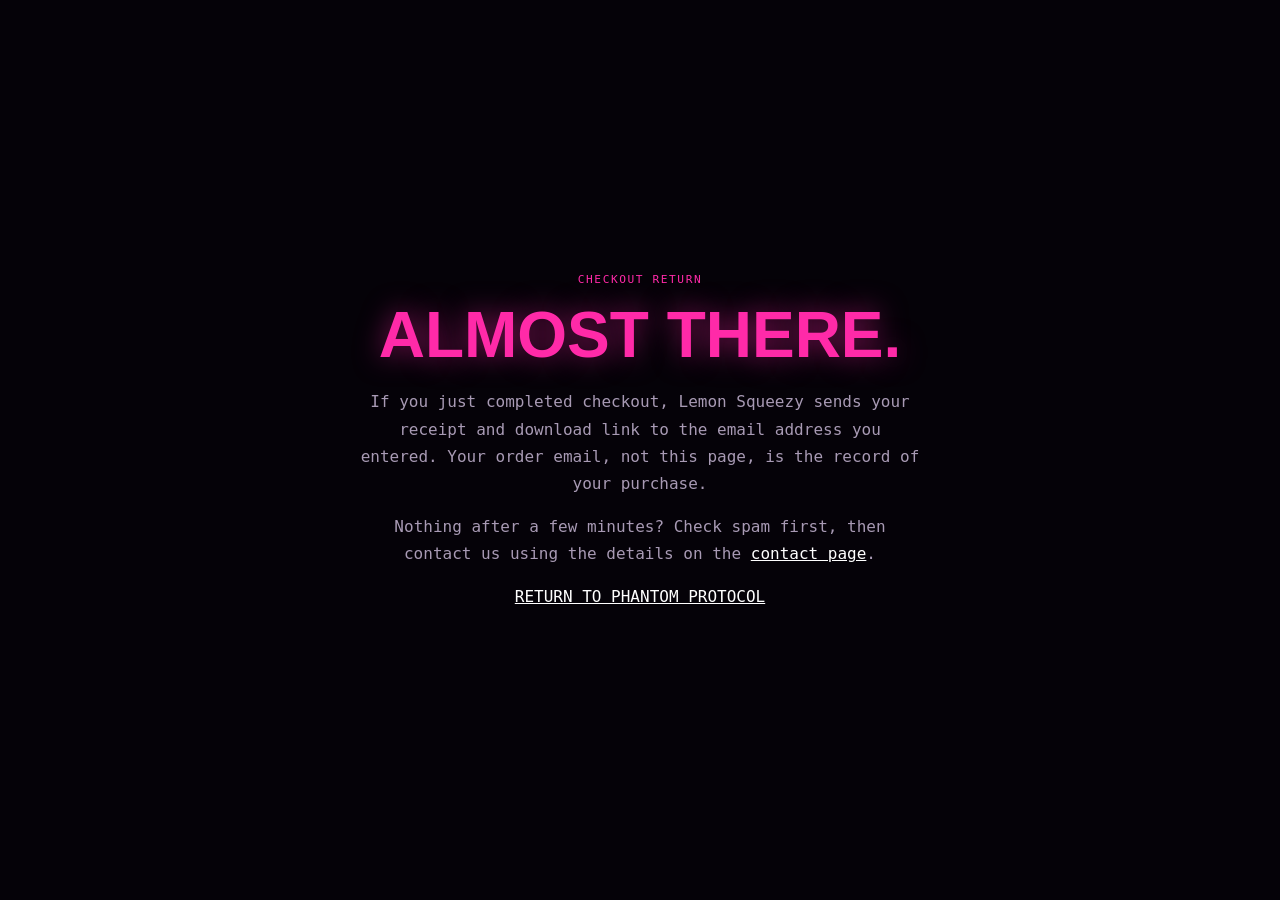
<file: thanks.html>
<!doctype html><html lang="en"><head><meta charset="utf-8"><meta name="viewport" content="width=device-width,initial-scale=1"><meta name="robots" content="noindex"><title>Checkout Return // SpaceGhostkilla</title><link rel="icon" href="assets/favicon.png" type="image/png"><style>body{margin:0;min-height:100vh;display:grid;place-items:center;background:#050208;color:#f8effa;font-family:ui-monospace,SFMono-Regular,Menlo,Consolas,monospace;text-align:center;padding:24px;box-sizing:border-box}main{max-width:560px}h1{font-family:Impact,Haettenschweiler,"Arial Narrow Bold",sans-serif;font-size:clamp(2.4rem,8vw,4rem);margin:12px 0;color:#ff2aa8;text-shadow:0 0 28px #ff2aa888;text-transform:uppercase}p{color:#a89ab4;line-height:1.7}.code{color:#ff2aa8;font-size:.7rem;letter-spacing:.14em}a{color:#fff}</style></head><body><main><div class="code">CHECKOUT RETURN</div><h1>Almost there.</h1><p>If you just completed checkout, Lemon Squeezy sends your receipt and download link to the email address you entered. Your order email, not this page, is the record of your purchase.</p><p>Nothing after a few minutes? Check spam first, then contact us using the details on the <a href="legal.html#contact">contact page</a>.</p><p><a href="./">RETURN TO PHANTOM PROTOCOL</a></p></main><!-- Cloudflare Web Analytics (cookieless) --><script type='module' src='https://static.cloudflareinsights.com/beacon.min.js' data-cf-beacon='{"token": "6e7194b72e3849e5b0b5a28407ff3a63"}'></script></body></html>
</file>
<file: styles.css>
:root {
  --bg: #050208;
  --bg-2: #0b0311;
  --panel: rgba(13, 5, 20, 0.78);
  --panel-2: rgba(20, 7, 30, 0.72);
  --text: #f7f2fb;
  --muted: #a89ab4;
  --line: rgba(255, 68, 198, 0.26);
  --pink: #ff2aa8;
  --hot: #ff4b7d;
  --violet: #a542ff;
  --purple: #6d28d9;
  --silver: #f3f3f7;
  --green: #5cffb0;
  --danger: #ff3158;
  --warning: #ff9e46;
  --medium: #e5d85c;
  --shadow: 0 0 42px rgba(255, 42, 168, 0.14);
}

* { box-sizing: border-box; }
html { scroll-behavior: smooth; }
body {
  margin: 0;
  color: var(--text);
  background:
    radial-gradient(circle at 50% 0%, rgba(122, 31, 161, .16), transparent 36%),
    linear-gradient(180deg, #050207 0%, #09020f 48%, #050207 100%);
  font-family: ui-monospace, SFMono-Regular, Menlo, Monaco, Consolas, "Liberation Mono", "Courier New", monospace;
  overflow-x: hidden;
}
body::before {
  content: "";
  position: fixed;
  inset: 0;
  pointer-events: none;
  background-image:
    linear-gradient(rgba(255,255,255,.012) 1px, transparent 1px),
    linear-gradient(90deg, rgba(255,255,255,.012) 1px, transparent 1px);
  background-size: 48px 48px;
  mask-image: linear-gradient(to bottom, rgba(0,0,0,.45), transparent 82%);
  z-index: -1;
}

#starfield { position: fixed; inset: 0; width: 100%; height: 100%; z-index: -3; }
.noise {
  position: fixed; inset: 0; z-index: 99; pointer-events: none; opacity: .025;
  background-image: url("data:image/svg+xml,%3Csvg viewBox='0 0 180 180' xmlns='http://www.w3.org/2000/svg'%3E%3Cfilter id='n'%3E%3CfeTurbulence type='fractalNoise' baseFrequency='.8' numOctaves='4' stitchTiles='stitch'/%3E%3C/filter%3E%3Crect width='100%25' height='100%25' filter='url(%23n)' opacity='.8'/%3E%3C/svg%3E");
}

a { color: inherit; }
img { max-width: 100%; }

.topbar {
  position: fixed;
  top: 0; left: 0; right: 0;
  height: 72px;
  display: grid;
  grid-template-columns: 1fr auto 1fr;
  align-items: center;
  gap: 24px;
  padding: 0 28px;
  background: rgba(5, 2, 8, .76);
  backdrop-filter: blur(14px);
  border-bottom: 1px solid var(--line);
  z-index: 50;
}
.brand { display: flex; align-items: center; gap: 10px; text-decoration: none; font-size: .8rem; letter-spacing: .14em; font-weight: 800; }
.brand img { width: 44px; height: 44px; object-fit: contain; filter: drop-shadow(0 0 10px rgba(255,42,168,.25)); }
.nav { display: flex; gap: 24px; }
.nav a { text-decoration: none; color: #c9bbd1; font-size: .72rem; letter-spacing: .14em; transition: .2s ease; }
.nav a:hover { color: #fff; text-shadow: 0 0 14px var(--pink); }
.nav-toggle { display: none; font: inherit; font-size: .66rem; letter-spacing: .14em; color: #fff; background: rgba(255,42,168,.08); border: 1px solid var(--line); padding: 9px 12px; cursor: pointer; }
.nav-toggle:focus-visible, .nav a:focus-visible { outline: 2px solid var(--pink); outline-offset: 3px; }
.status-pill { justify-self: end; font-size: .64rem; letter-spacing: .1em; color: #d8cadf; border: 1px solid var(--line); padding: 9px 11px; background: rgba(255,42,168,.045); }
.status-dot { width: 7px; height: 7px; display: inline-block; border-radius: 50%; background: var(--green); box-shadow: 0 0 10px var(--green); margin-right: 6px; }

.hero {
  min-height: 100vh;
  padding: 120px 7vw 64px;
  display: grid;
  place-items: center;
  position: relative;
  isolation: isolate;
}
.hero-backdrop {
  position: absolute; inset: 0; z-index: -2;
  background:
    linear-gradient(90deg, rgba(5,2,8,.94) 0%, rgba(5,2,8,.84) 35%, rgba(5,2,8,.34) 65%, rgba(5,2,8,.72) 100%),
    linear-gradient(180deg, rgba(5,2,8,.35), rgba(5,2,8,.82) 86%),
    url('assets/spaceghostkilla-wallpaper.png') center/cover no-repeat;
  opacity: .88;
}
.hero::after {
  content: ""; position: absolute; inset: auto 0 0; height: 180px; z-index: -1;
  background: linear-gradient(transparent, var(--bg));
}
.hero-grid { width: min(1380px, 100%); display: grid; grid-template-columns: 1.02fr .98fr; align-items: center; gap: 36px; }
.eyebrow, .section-code { color: var(--pink); font-size: .72rem; letter-spacing: .18em; text-transform: uppercase; }
.hero h1 { font-size: clamp(3.3rem, 7vw, 7.4rem); line-height: .82; letter-spacing: -.08em; margin: 26px 0 28px; font-family: Impact, Haettenschweiler, "Arial Narrow Bold", sans-serif; font-style: italic; transform: skew(-3deg); text-shadow: 0 0 26px rgba(255,42,168,.18); }
.hero h1 span { display: inline-block; }
.metal { color: var(--silver); }
.ghost { color: #e8dcec; }
.killa { color: var(--pink); text-shadow: 0 0 22px rgba(255,42,168,.5); }
.hero-lede { max-width: 760px; color: #d1c3d7; font-size: clamp(1rem, 1.4vw, 1.22rem); line-height: 1.8; }
.hero-actions { display: flex; flex-wrap: wrap; gap: 12px; margin: 30px 0 34px; }
.btn { padding: 13px 17px; text-decoration: none; font-weight: 800; font-size: .72rem; letter-spacing: .11em; border: 1px solid var(--line); transition: transform .2s ease, box-shadow .2s ease, background .2s ease; }
.btn:hover { transform: translateY(-2px); box-shadow: 0 0 24px rgba(255,42,168,.2); }
.btn-primary { background: linear-gradient(90deg, #b51d7d, var(--pink)); color: white; border-color: rgba(255,255,255,.2); }
.btn-ghost { background: rgba(255,255,255,.025); color: #eee; }
.hero-meta { display: grid; grid-template-columns: repeat(3, 1fr); max-width: 760px; border-top: 1px solid var(--line); border-bottom: 1px solid var(--line); }
.hero-meta div { padding: 14px 15px; border-right: 1px solid var(--line); }
.hero-meta div:last-child { border-right: 0; }
.hero-meta span { display: block; color: #897a92; font-size: .62rem; letter-spacing: .12em; margin-bottom: 5px; }
.hero-meta strong { font-size: .75rem; color: #f5edf8; }
.hero-mark { position: relative; display: grid; place-items: center; min-height: 560px; }
.hero-mark img { width: min(670px, 100%); filter: drop-shadow(0 0 34px rgba(255,42,168,.15)); animation: float 6s ease-in-out infinite; }
.orbit { position: absolute; border: 1px solid rgba(255,42,168,.18); border-radius: 50%; transform: rotate(-18deg); pointer-events: none; }
.orbit-a { width: 80%; aspect-ratio: 1.8; }
.orbit-b { width: 58%; aspect-ratio: 1.5; transform: rotate(34deg); border-color: rgba(165,66,255,.12); }
.scroll-cue { position: absolute; bottom: 22px; left: 50%; transform: translateX(-50%); color: #786b80; font-size: .62rem; letter-spacing: .18em; }

.section { width: min(1380px, calc(100% - 48px)); margin: 0 auto; padding: 108px 0; }
.section-grid { display: grid; grid-template-columns: 1fr 1fr; gap: 58px; align-items: center; }
.section-heading h2 { font-family: Impact, Haettenschweiler, "Arial Narrow Bold", sans-serif; font-size: clamp(2.6rem, 5vw, 5.2rem); line-height: .98; letter-spacing: -.035em; margin: 18px 0 20px; text-transform: uppercase; }
.section-heading h2 span { color: var(--pink); }
.section-heading p { color: var(--muted); max-width: 760px; line-height: 1.75; font-size: 1rem; }
.centered { text-align: center; margin-inline: auto; }
.centered p { margin-inline: auto; }

.intel-panel { position: relative; border: 1px solid var(--line); background: linear-gradient(135deg, rgba(255,42,168,.06), rgba(65,20,95,.14)); box-shadow: var(--shadow); overflow: hidden; }
.panel-header { display: flex; justify-content: space-between; padding: 14px 18px; border-bottom: 1px solid var(--line); color: #e2d7e7; font-size: .72rem; letter-spacing: .12em; }
.blink { color: var(--pink); animation: blink 1.2s steps(2) infinite; }
.metric { display: grid; grid-template-columns: 1fr 1.3fr; gap: 20px; padding: 19px; border-bottom: 1px solid rgba(255,68,198,.11); }
.metric span { color: #8f8198; font-size: .7rem; letter-spacing: .12em; }
.metric strong { font-size: .8rem; color: #f7eef9; }
.metric .safe { color: var(--green); }
.scanline { position: absolute; left: 0; right: 0; height: 1px; background: linear-gradient(90deg, transparent, var(--pink), transparent); box-shadow: 0 0 14px var(--pink); opacity: .6; animation: scan 5s linear infinite; }

.filterbar { display: flex; flex-wrap: wrap; justify-content: center; gap: 10px; margin: 34px 0 30px; }
.filter { border: 1px solid var(--line); background: rgba(255,255,255,.02); color: #a99cad; padding: 10px 14px; font: inherit; font-size: .68rem; letter-spacing: .12em; cursor: pointer; }
.filter:hover, .filter.active { color: white; background: rgba(255,42,168,.12); border-color: rgba(255,42,168,.55); box-shadow: 0 0 18px rgba(255,42,168,.12); }
.vuln-grid { display: grid; grid-template-columns: repeat(4, 1fr); gap: 16px; }
.vuln-card { min-height: 320px; display: flex; flex-direction: column; border: 1px solid rgba(255,68,198,.16); background: linear-gradient(180deg, rgba(22,8,32,.78), rgba(8,3,12,.9)); padding: 20px; position: relative; overflow: hidden; transition: transform .25s ease, border-color .25s ease, box-shadow .25s ease, opacity .2s ease; }
.vuln-card::before { content: ""; position: absolute; inset: 0 0 auto; height: 2px; background: linear-gradient(90deg, transparent, var(--pink), transparent); transform: translateX(-100%); transition: transform .45s ease; }
.vuln-card:hover { transform: translateY(-4px); border-color: rgba(255,42,168,.5); box-shadow: 0 18px 50px rgba(0,0,0,.3), 0 0 26px rgba(255,42,168,.09); }
.vuln-card:hover::before { transform: translateX(0); }
.vuln-card.hidden { display: none; }
.card-top { display: flex; justify-content: space-between; align-items: center; color: #776a80; font-size: .68rem; letter-spacing: .1em; }
.severity { padding: 5px 7px; border: 1px solid currentColor; }
.critical { color: #ff3a67; }
.high { color: #ff8a4a; }
.medium { color: #e7db5f; }
.vuln-card h3 { font-size: 1.28rem; margin: 24px 0 12px; }
.vuln-card > p { color: #b7a9bd; line-height: 1.65; font-size: .84rem; }
.tags { display: flex; flex-wrap: wrap; gap: 6px; margin: 8px 0 20px; }
.tags span { font-size: .62rem; color: #c9bad0; background: rgba(165,66,255,.09); border: 1px solid rgba(165,66,255,.18); padding: 4px 6px; }
.defense { margin-top: auto; padding-top: 14px; border-top: 1px solid rgba(255,255,255,.06); color: #9c8da4; font-size: .72rem; line-height: 1.55; }
.defense b { color: var(--green); font-size: .65rem; letter-spacing: .1em; }

.research-section { border-top: 1px solid rgba(255,68,198,.1); }
.research-grid { display: grid; grid-template-columns: repeat(3, 1fr); gap: 16px; margin-top: 34px; }
.research-card { min-height: 260px; padding: 24px; border: 1px solid rgba(255,68,198,.15); background: rgba(255,255,255,.018); }
.research-card > span { color: var(--pink); font-size: .66rem; letter-spacing: .14em; }
.research-card h3 { font-size: 1.25rem; margin: 28px 0 14px; }
.research-card p { color: var(--muted); line-height: 1.7; font-size: .84rem; }
.store-grid { grid-template-columns: repeat(2, 1fr); max-width: 900px; }
.product-card { display: flex; flex-direction: column; }
.product-card .price { margin: auto 0 0; padding-top: 18px; font-family: Impact, Haettenschweiler, "Arial Narrow Bold", sans-serif; font-size: 2.2rem; color: var(--pink); }
.research-card a.btn { align-self: flex-start; padding: 13px 17px; }
.release-state { align-self: flex-start; margin: 18px 0 0 !important; padding: 12px 16px; border: 1px dashed var(--line); color: var(--muted) !important; font-size: .7rem !important; letter-spacing: .14em; }
.download-actions { display: flex; flex-wrap: wrap; align-items: center; column-gap: 18px; }
.download-secondary { align-self: center; }
.preview-note { margin-top: 14px !important; color: var(--muted) !important; font-size: .7rem !important; line-height: 1.6; }
.store-note { color: var(--muted); font-size: .72rem; letter-spacing: .04em; margin-top: 18px; }
.store-note a { color: #fff; }
.research-card a { display: inline-block; margin-top: 18px; color: #fff; text-decoration: none; font-size: .72rem; letter-spacing: .1em; }

.terminal-section { width: min(1100px, calc(100% - 48px)); }
.terminal { margin-top: 32px; border: 1px solid rgba(255,42,168,.38); background: rgba(3,1,5,.92); box-shadow: 0 0 54px rgba(255,42,168,.11); }
.terminal-bar { display: flex; align-items: center; gap: 7px; padding: 12px 14px; border-bottom: 1px solid rgba(255,42,168,.18); background: rgba(255,42,168,.035); }
.term-dot { width: 8px; height: 8px; border-radius: 50%; background: #6b586f; }
.term-dot:first-child { background: var(--pink); box-shadow: 0 0 8px var(--pink); }
.term-title { margin-left: 8px; color: #827487; font-size: .68rem; }
.terminal-output { min-height: 250px; max-height: 340px; overflow: auto; padding: 22px; color: #cbbfd0; line-height: 1.65; font-size: .82rem; }
.terminal-output p { margin: 0 0 8px; }
.prompt { color: var(--pink); }
.terminal-input-row { display: flex; align-items: center; gap: 8px; padding: 0 22px 20px; color: #ca33a0; font-size: .82rem; }
.terminal-input-row input { flex: 1; min-width: 0; border: 0; outline: 0; background: transparent; color: white; font: inherit; caret-color: transparent; }
.cursor-block { width: 8px; height: 16px; background: var(--pink); animation: blink 1s steps(2) infinite; }

.disclosure-card { display: grid; grid-template-columns: 1fr 1fr; gap: 56px; border: 1px solid var(--line); padding: clamp(28px, 5vw, 64px); background: radial-gradient(circle at 10% 10%, rgba(255,42,168,.08), transparent 42%), rgba(13,5,20,.62); }
.disclosure-card h2 { font-family: Impact, Haettenschweiler, "Arial Narrow Bold", sans-serif; font-size: clamp(2.7rem, 4vw, 4.8rem); line-height: .98; margin: 16px 0; text-transform: uppercase; }
.disclosure-card h2 span { color: var(--pink); }
.disclosure-card > div > p { color: var(--muted); line-height: 1.75; }
.rules > div { display: grid; grid-template-columns: 46px 1fr; align-items: start; gap: 14px; padding: 14px 0; border-bottom: 1px solid rgba(255,255,255,.06); }
.rules span { color: var(--pink); font-weight: 900; }
.rules p { margin: 0; color: #c2b5c7; line-height: 1.55; font-size: .85rem; }

footer { width: min(1380px, calc(100% - 48px)); margin: 0 auto; min-height: 120px; border-top: 1px solid rgba(255,68,198,.12); display: flex; flex-wrap: wrap; align-items: center; justify-content: space-between; gap: 24px; padding: 28px 0; }
.footer-brand { display: flex; align-items: center; gap: 12px; }
.footer-brand img { width: 62px; height: 62px; object-fit: contain; }
.footer-brand strong, .footer-brand span { display: block; }
.footer-brand strong { letter-spacing: .12em; font-size: .8rem; }
.footer-brand span, .footer-meta { color: #776a80; font-size: .62rem; letter-spacing: .1em; }
.footer-meta span { color: var(--pink); }
.footer-links { display: flex; flex-wrap: wrap; gap: 10px 22px; }
.footer-links a { color: #c9bbd1; text-decoration: none; font-size: .64rem; letter-spacing: .12em; padding: 6px 0; }
.footer-links a:hover { color: #fff; }
.footer-links a:focus-visible { outline: 2px solid var(--pink); outline-offset: 3px; }

.reveal { opacity: 0; transform: translateY(18px); transition: opacity .7s ease, transform .7s ease; }
.reveal.visible { opacity: 1; transform: translateY(0); }
.delay-1 { transition-delay: .08s; }
.delay-2 { transition-delay: .16s; }

@keyframes float { 0%,100% { transform: translateY(0); } 50% { transform: translateY(-12px); } }
@keyframes blink { 50% { opacity: 0; } }
@keyframes scan { from { top: -2%; } to { top: 102%; } }

@media (max-width: 1100px) {
  .topbar { grid-template-columns: 1fr auto auto; gap: 12px; }
  .nav-toggle { display: block; }
  .nav { display: none; position: absolute; top: 100%; left: 0; right: 0; flex-direction: column; gap: 0; padding: 8px 20px 16px; background: rgba(5, 2, 8, .97); border-bottom: 1px solid var(--line); }
  .nav.open { display: flex; }
  .nav a { padding: 14px 4px; font-size: .8rem; border-bottom: 1px solid rgba(255,68,198,.1); }
  .hero-grid { grid-template-columns: 1fr; }
  .hero-mark { min-height: 360px; order: -1; }
  .hero-mark img { width: min(500px, 88vw); }
  .hero-copy { text-align: center; }
  .hero-lede { margin-inline: auto; }
  .hero-actions { justify-content: center; }
  .hero-meta { margin-inline: auto; }
  .section-grid, .disclosure-card { grid-template-columns: 1fr; }
  .vuln-grid { grid-template-columns: repeat(2, 1fr); }
  .research-grid, .store-grid { grid-template-columns: 1fr; }
}

@media (max-width: 720px) {
  .topbar { height: 62px; padding: 0 14px; }
  .brand span { display: none; }
  .brand img { width: 38px; height: 38px; }
  .status-pill { font-size: .54rem; padding: 8px; }
  .hero { padding: 94px 20px 56px; min-height: auto; }
  .hero-mark { min-height: 290px; }
  .hero h1 { font-size: clamp(3rem, 17vw, 5rem); }
  .hero-meta { grid-template-columns: 1fr; }
  .hero-meta div { border-right: 0; border-bottom: 1px solid var(--line); }
  .hero-meta div:last-child { border-bottom: 0; }
  .scroll-cue { display: none; }
  .section { width: min(100% - 30px, 1380px); padding: 76px 0; }
  .vuln-grid { grid-template-columns: 1fr; }
  .metric { grid-template-columns: 1fr; gap: 8px; }
  .terminal-section { width: min(100% - 30px, 1100px); }
  .terminal-input-row { flex-wrap: wrap; }
  footer { width: min(100% - 30px, 1380px); flex-direction: column; align-items: flex-start; }
}

@media (prefers-reduced-motion: reduce) {
  html { scroll-behavior: auto; }
  *, *::before, *::after { animation-duration: .01ms !important; animation-iteration-count: 1 !important; transition-duration: .01ms !important; }
}
</file>
<file: service-assets/site.css>
:root{--bg:#f6f4ee;--paper:#fffdf8;--ink:#17291f;--muted:#52655a;--accent:#21593b;--line:#cbd7c9;--wash:#e3ebd9;--display:Georgia,'Times New Roman',serif;--radius:24px;color-scheme:light}*{box-sizing:border-box}html{scroll-behavior:smooth;scroll-padding-top:36px}body{margin:0;background:var(--bg);color:var(--ink);font:16px/1.65 system-ui,-apple-system,BlinkMacSystemFont,'Segoe UI',sans-serif}a{color:inherit;text-underline-offset:5px}a:hover{color:var(--accent)}button,input,select,textarea{font:inherit}button,a,input,select,textarea,summary{-webkit-tap-highlight-color:transparent}a:focus-visible,button:focus-visible,input:focus-visible,select:focus-visible,textarea:focus-visible,summary:focus-visible{outline:3px solid var(--accent);outline-offset:5px}button{cursor:pointer}img{max-width:100%;height:auto}h1,h2,h3,p{margin-top:0}h1,h2{font-family:var(--display);font-weight:500;letter-spacing:-.055em;line-height:1.06}h1{font-size:clamp(3.2rem,6.8vw,6.5rem);margin:20px 0 28px}h2{font-size:clamp(2.3rem,4.3vw,4rem);max-width:830px;margin-bottom:24px}h3{font-size:1.45rem;line-height:1.3;letter-spacing:-.02em}p{max-width:68ch}.shell{width:min(1200px,calc(100% - 64px));margin:auto}.preview{background:var(--ink);color:var(--bg);text-align:center;padding:10px 24px;font-size:.78rem;letter-spacing:.025em}.preview a{color:inherit;white-space:nowrap}.skip{position:absolute;left:20px;top:-80px;z-index:20;background:var(--ink);color:var(--bg);padding:12px}.skip:focus{top:15px}header{border-bottom:1px solid var(--line)}.nav{display:flex;align-items:center;gap:32px;min-height:98px}.brand{display:flex;align-items:center;gap:12px;text-decoration:none;letter-spacing:-.035em;font-size:1.4rem;font-weight:750;margin-right:auto}.brandmark{width:38px;height:38px;display:grid;place-items:center;border:1px solid var(--accent);border-radius:50%;color:var(--accent);font-family:var(--display);font-size:1.7rem}.navlinks{display:flex;gap:26px;font-size:.85rem;font-weight:600}.navlinks a{text-decoration:none}.navend{font-size:.73rem;letter-spacing:.08em;text-transform:uppercase;border:1px solid var(--line);border-radius:30px;padding:10px 16px;text-decoration:none}.hero{display:grid;grid-template-columns:1.15fr 1fr;gap:56px;padding:78px 0 70px;align-items:center}.kicker,.label{font-size:.7rem;letter-spacing:.16em;font-weight:700;text-transform:uppercase;color:var(--accent)}.lede{font-size:1.15rem;line-height:1.75;color:var(--muted);max-width:49ch}.actions{display:flex;gap:12px;flex-wrap:wrap;margin:30px 0 20px}.button{border:1px solid var(--accent);background:var(--accent);color:var(--paper);padding:14px 24px;border-radius:5px;font-size:.87rem;font-weight:650;text-decoration:none;display:inline-flex;align-items:center;justify-content:center;gap:25px}.button:hover{background:var(--ink);border-color:var(--ink);color:var(--paper)}.button.secondary{background:transparent;color:var(--ink);border-color:var(--line)}.button.secondary:hover{border-color:var(--accent);color:var(--accent)}.micro{font-size:.78rem;color:var(--muted);max-width:60ch}.hero-art{position:relative;padding:22px;background:var(--wash);border-radius:var(--radius);min-height:420px;display:flex;align-items:center;justify-content:center;overflow:hidden}.hero-art img{width:100%;display:block;max-height:540px}.artcaption{position:absolute;bottom:20px;left:24px;right:24px;display:flex;justify-content:space-between;font-size:.65rem;letter-spacing:.08em;font-weight:650;text-transform:uppercase}.ribbon{border-top:1px solid var(--line);border-bottom:1px solid var(--line);padding:19px 0;display:flex;justify-content:space-between;gap:20px;font-size:.8rem;color:var(--muted)}.ribbon b{color:var(--ink);font-weight:600}.section{padding:90px 0;border-bottom:1px solid var(--line)}.section-head{display:grid;grid-template-columns:1.3fr 1fr;gap:80px;align-items:end;margin-bottom:42px}.section-head p{color:var(--muted);margin-bottom:6px}.cards{display:grid;grid-template-columns:repeat(3,1fr);gap:20px}.card{background:var(--paper);border:1px solid var(--line);border-radius:12px;padding:30px;display:flex;flex-direction:column}.card .label{margin:0 0 20px}.card p{color:var(--muted);font-size:.93rem}.price{font-family:var(--display);font-size:2.15rem;letter-spacing:-.04em;margin-top:auto;padding-top:12px}.card .serial{font:11px ui-monospace,monospace;color:var(--muted);margin-bottom:35px}.steps{display:grid;grid-template-columns:repeat(3,1fr);gap:40px}.step .number{font-family:var(--display);font-size:3.3rem;line-height:1;color:var(--accent);border-bottom:1px solid var(--line);padding-bottom:20px;margin-bottom:22px}.step p{font-size:.93rem;color:var(--muted)}.tool{background:var(--wash);border:1px solid var(--line);border-radius:var(--radius);padding:40px}.tool h3{font-family:var(--display);font-size:2rem}.tool-grid{display:grid;grid-template-columns:1fr 1fr;gap:32px;align-items:center}.field{display:flex;flex-direction:column;gap:8px;margin-bottom:18px}.field label{font-size:.83rem;font-weight:600}.field select,.field input,.field textarea{width:100%;border:1px solid var(--line);background:var(--paper);color:var(--ink);padding:13px 15px;border-radius:5px}.result{border-left:1px solid var(--line);padding:30px;min-height:150px}.result strong{font-family:var(--display);font-size:2.4rem;display:block}.result p{font-size:.85rem;color:var(--muted)}.download{display:flex;justify-content:space-between;gap:20px;align-items:center;padding:20px 0;border-bottom:1px solid var(--line);text-decoration:none}.download strong{display:block}.download span{font-size:.77rem;color:var(--muted)}.labcontent{max-width:75ch;margin:50px auto}.labcontent li{margin:14px 0}.labcontent code{white-space:pre-wrap;overflow-wrap:anywhere}.filterbar{display:flex;gap:10px;flex-wrap:wrap;margin-bottom:24px}.filterbar button{background:transparent;border:1px solid var(--line);color:var(--ink);padding:10px 18px;border-radius:28px}.filterbar button[aria-pressed=true]{color:var(--paper);background:var(--accent);border-color:var(--accent)}.faq{display:grid;grid-template-columns:1fr 1.4fr;gap:80px}.faq details{border-bottom:1px solid var(--line);padding:19px 0}.faq summary{cursor:pointer;font-weight:600;list-style:none;display:flex;justify-content:space-between;gap:20px}.faq summary::after{content:'+';color:var(--accent)}.faq details[open] summary::after{content:'−'}.faq details p{margin:18px 0 0;color:var(--muted);font-size:.93rem}.contact{border-radius:var(--radius);padding:60px;background:var(--ink);color:var(--bg);display:grid;grid-template-columns:1.3fr 1fr;gap:50px;align-items:center;margin:70px 0}.contact .kicker{color:var(--bg)}.contact h2{font-size:clamp(2.2rem,3.6vw,3.5rem)}.contact p{opacity:.83;font-size:.93rem}.contact .button{background:var(--bg);color:var(--ink);border-color:var(--bg)}.contact a:hover{opacity:.9}.footer{padding:32px 0 42px}.footerline{display:flex;justify-content:space-between;gap:30px;align-items:center}.footer p{font-size:.74rem;color:var(--muted);margin:15px 0 0}.footlinks{display:flex;gap:24px;font-size:.8rem}.gallery{display:grid;grid-template-columns:repeat(3,1fr);gap:22px}.gallery figure{margin:0}.gallery img{width:100%;background:var(--wash);border-radius:12px}.gallery figcaption{font-size:.78rem;padding:12px 0;color:var(--muted)}.project-row{display:grid;grid-template-columns:1fr 2fr auto;gap:25px;padding:28px 0;border-bottom:1px solid var(--line);align-items:center;text-decoration:none}.project-row p{margin:0;color:var(--muted);font-size:.86rem}.worksheet{display:grid;gap:18px}.worksheet textarea{min-height:130px;resize:vertical}.worksheet .button{justify-self:start}.legal{max-width:800px;margin:65px auto 90px}.legal h1{font-size:3.6rem}.legal h2{font-size:1.6rem;margin-top:38px}.catalog{display:grid;grid-template-columns:repeat(3,1fr);gap:20px;padding:40px 0}.catalog a{display:block;text-decoration:none}.catalog h3{font-size:1.15rem}.catalog p{font-size:.84rem}.alias .hero{min-height:70vh}.alias h1{font-size:clamp(3rem,6vw,5.5rem)}.ghost{--bg:#0b0916;--paper:#141020;--ink:#f1ecff;--muted:#b7aacb;--accent:#b991ff;--line:#332941;--wash:#1c132c;--display:system-ui;color-scheme:dark}.ghost .button{color:#0b0916}.ghost .contact{background:#251539}.ghost .contact .button{background:#b991ff;color:#0b0916;border-color:#b991ff}.ghost h1{font-weight:750}.lab{--bg:#f4f5eb;--paper:#fffef6;--ink:#152b24;--muted:#55675b;--accent:#146843;--line:#c7d6c1;--wash:#e1e8ce;--display:ui-monospace,monospace}.lab h1{font-size:clamp(3rem,5.2vw,5rem);font-weight:700}.lab .hero-art,.ai .hero-art{border-radius:6px}.lab .brandmark,.ai .brandmark{border-radius:5px}.lab .kicker,.lab .micro,.lab .ribbon{font-family:ui-monospace,monospace}.ai{--bg:#0d1222;--paper:#141c31;--ink:#eef2ff;--muted:#a4b3d1;--accent:#8ec7ff;--line:#2a3754;--wash:#18243e;--display:system-ui;color-scheme:dark}.ai h1{font-weight:750}.ai .button{color:#0d1222}.ai .contact{background:#213558}.ai .contact .button{background:#8ec7ff;color:#0d1222;border-color:#8ec7ff}.jordan{--bg:#eeefe9;--paper:#f9faf5;--ink:#172c37;--muted:#58676e;--accent:#284f68;--line:#c8d1d1;--wash:#dbe4e3;--display:system-ui}.jordan h1{font-weight:700;font-size:clamp(3rem,5.7vw,5.4rem)}.birdy{--bg:#fff5e8;--paper:#fffaf2;--ink:#512c20;--muted:#805b4c;--accent:#9c3d1c;--line:#e4c5af;--wash:#f6d7b4}.birdy .hero-art{border-radius:48% 48% 12px 12px}.fido{--bg:#f4f7ed;--paper:#fcfff6;--ink:#223a2b;--muted:#5a7060;--accent:#256340;--line:#ccdcc8;--wash:#dcebc7}.hearty{--bg:#fcf3ec;--paper:#fffaf6;--ink:#563727;--muted:#856552;--accent:#9b462e;--line:#e2cbbd;--wash:#efd6c6}.heart{--bg:#f5f5f1;--paper:#fff;--ink:#293e3c;--muted:#5f7470;--accent:#37655a;--line:#d0ddda;--wash:#e1ede7}.studio{--bg:#0f0e14;--paper:#19171f;--ink:#f5eee7;--muted:#bcb0c3;--accent:#d9adff;--line:#38323e;--wash:#231b2c;color-scheme:dark}.studio .button{color:#0f0e14}.studio .contact{background:#31223d}.studio .contact .button{background:#ead5fb;color:#0f0e14;border-color:#ead5fb}.studio .hero-art{border-radius:200px 200px 8px 8px}.studio h1{font-style:italic}.studio .gallery img{border-radius:140px 140px 6px 6px}.photo-birdy{border-radius:14px;display:block;width:min(100%,650px);margin:20px auto}.notice{border-left:3px solid var(--accent);padding:12px 20px;background:var(--wash);font-size:.87rem}.wide{grid-column:1/-1}[hidden]{display:none!important}@media(max-width:900px){.shell{width:min(100% - 40px,720px)}.nav{gap:16px;min-height:85px;flex-wrap:wrap;padding:18px 0}.navlinks{gap:18px;order:3;width:100%;padding-bottom:5px}.navend{font-size:.64rem}.hero{grid-template-columns:1fr;gap:35px;padding:50px 0}.hero-art{min-height:320px;max-width:630px;width:100%}.hero-art img{max-height:440px}.section-head,.faq,.contact{grid-template-columns:1fr;gap:24px}.cards{grid-template-columns:1fr}.card{padding:26px}.steps{gap:24px}.section{padding:60px 0}.section-head{margin-bottom:30px}.ribbon{flex-wrap:wrap;font-size:.72rem}.contact{padding:35px;margin:50px 0}.catalog{grid-template-columns:1fr 1fr}.tool{padding:28px}}@media(max-width:540px){.shell{width:calc(100% - 32px)}h1{font-size:3.6rem}.lab h1,.jordan h1,.alias h1{font-size:3rem}.brand{font-size:1.2rem}.navend{display:none}.navlinks{font-size:.78rem;gap:20px}.hero-art{min-height:290px;padding:14px}.section-head{gap:12px}.steps,.gallery,.tool-grid,.catalog{grid-template-columns:1fr}.result{border-left:0;border-top:1px solid var(--line);padding:22px 0 0}.footerline{flex-direction:column;align-items:flex-start}.footlinks{flex-wrap:wrap}.project-row{grid-template-columns:1fr auto}.project-row p{grid-column:1/-1;grid-row:2}.preview{font-size:.68rem;padding:10px 16px}.contact{padding:28px}.artcaption{font-size:.57rem}.legal h1{font-size:2.6rem}}@media(prefers-reduced-motion:reduce){html{scroll-behavior:auto}*{animation:none!important;transition:none!important}}@media print{body{background:white;color:black}.preview,header,.hero,.ribbon,.cards,.steps,.faq,.contact,.footer,.filterbar,.actions,.button,.section-head,.gallery,.projects{display:none!important}.shell{width:100%}.section{border:0;padding:0}.tool{background:white;border:0;padding:0}.field textarea{border:1px solid #999;min-height:160px;color:black}.micro,.tool p{color:black}.result{border-color:#999}h3{color:black}.print-heading{display:block}}
</file>
